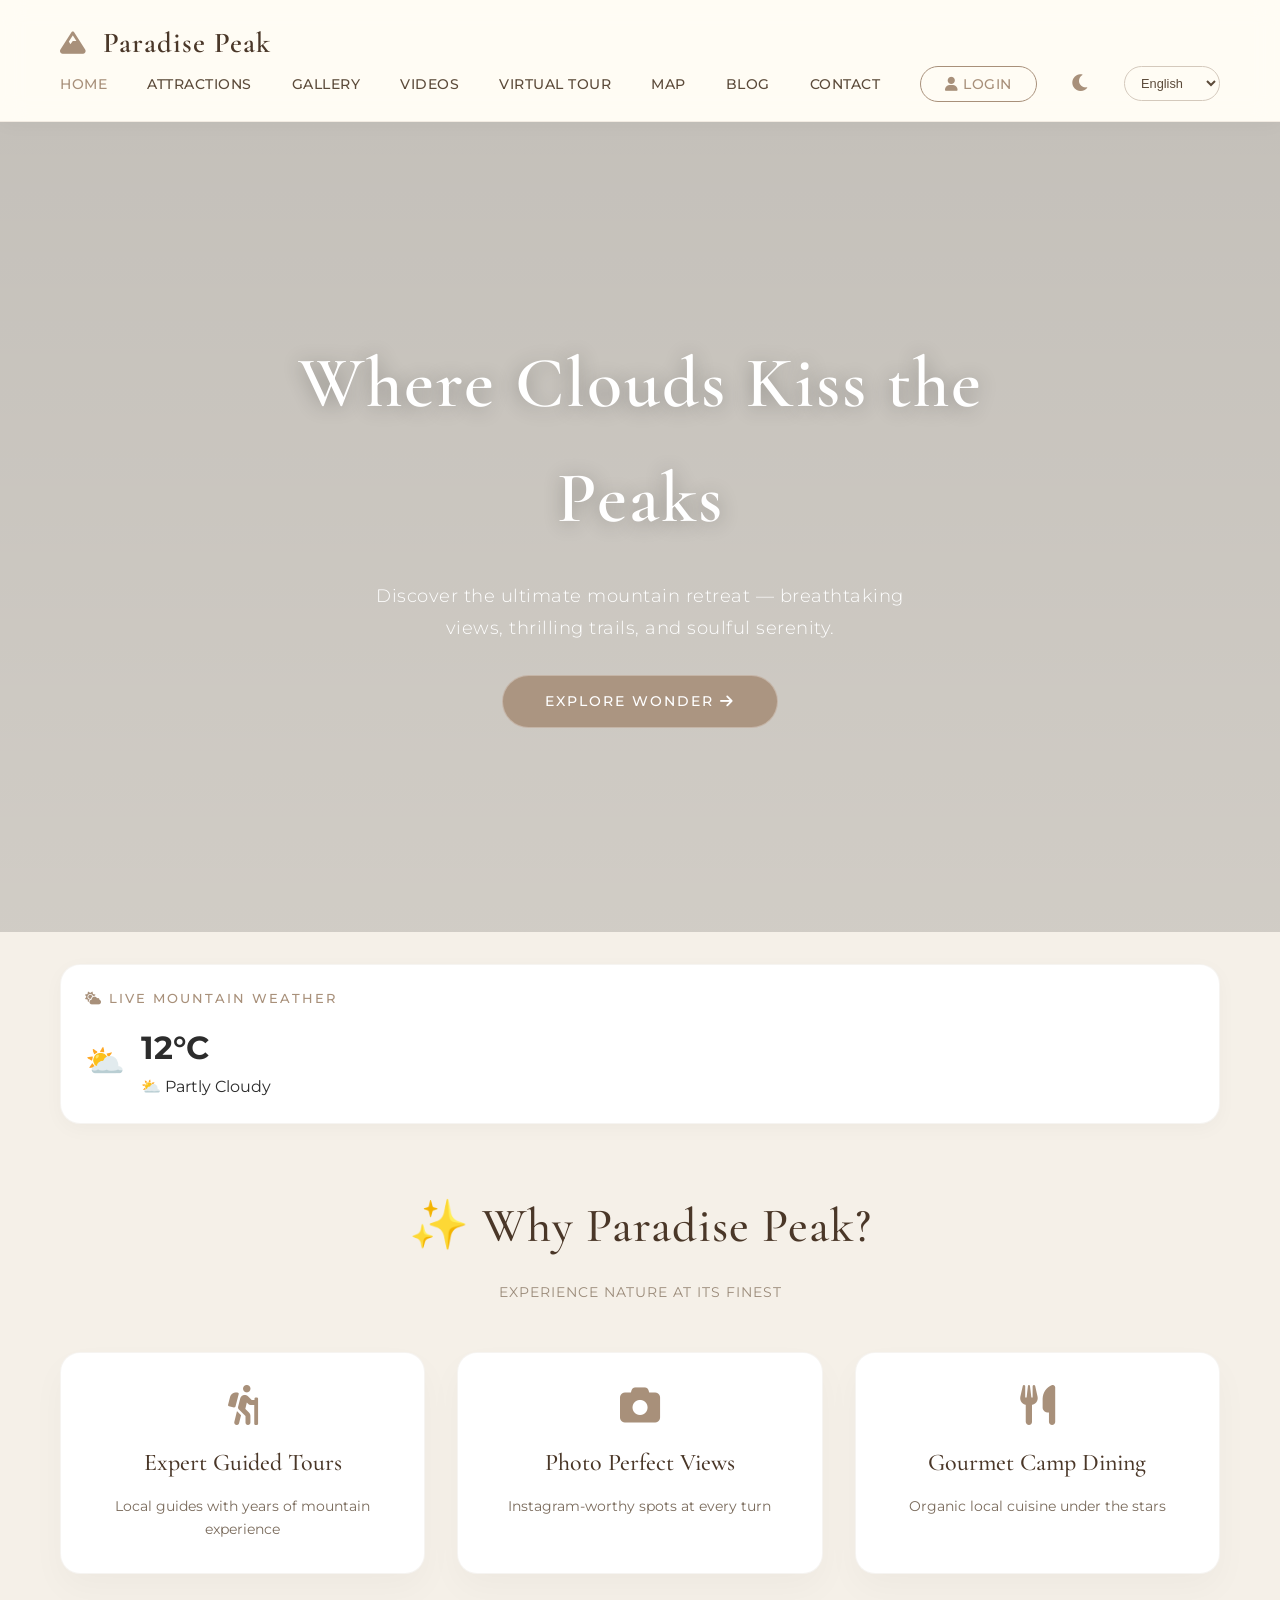
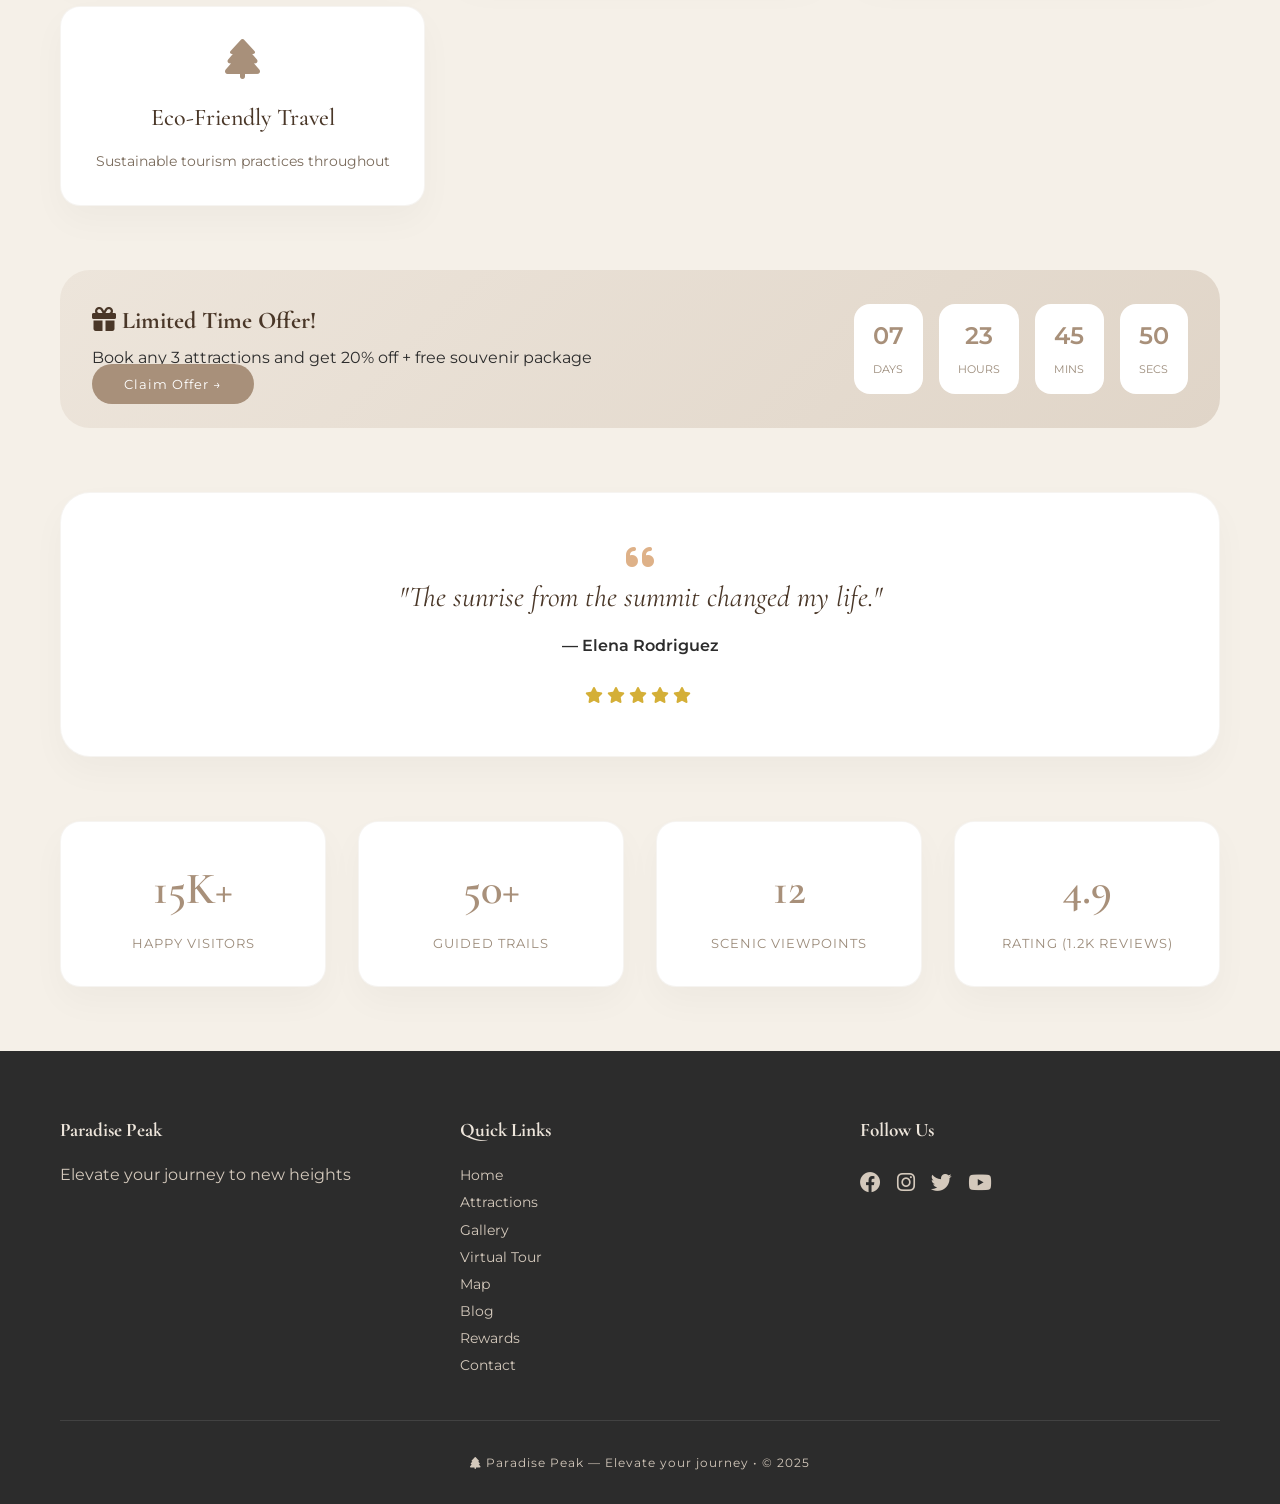
<file: index.html>
<!DOCTYPE html>
<html lang="en">
<head>
    <meta charset="UTF-8">
    <meta name="viewport" content="width=device-width, initial-scale=1.0">
    <title>Paradise Peak | Home</title>
    <link rel="stylesheet" href="style.css">
    <link href="https://fonts.googleapis.com/css2?family=Inter:opsz,wght@14..32,300;400;600;700;800&display=swap" rel="stylesheet">
    <link rel="stylesheet" href="https://cdnjs.cloudflare.com/ajax/libs/font-awesome/6.0.0-beta3/css/all.min.css">
</head>
<body>

<header>
    <div class="container">
        <nav>
            <div class="logo"><i class="fas fa-mountain"></i> Paradise Peak</div>
            <ul class="nav-links">
                <li><a href="index.html" class="active">Home</a></li>
                <li><a href="attractions.html">Attractions</a></li>
                <li><a href="gallery.html">Gallery</a></li>
                 <li><a href="video-gallery.html">Videos</a></li>
                <li><a href="virtual-tour.html">Virtual Tour</a></li>
                <li><a href="interactive-map.html">Map</a></li>
                <li><a href="blog.html">Blog</a></li>
                <li><a href="contact.html">Contact</a></li>
                <li><a href="login.html" class="login-btn"><i class="fas fa-user"></i> Login</a></li>
            </ul>
            <button id="darkModeToggle" class="dark-mode-toggle"><i class="fas fa-moon"></i></button>
            <select id="languageSelect" class="language-selector">
                <option value="en">English</option>
                <option value="es">Español</option>
                <option value="fr">Français</option>
            </select>
            <div class="menu-toggle" id="mobileMenu"><i class="fas fa-bars"></i></div>
        </nav>
    </div>
</header>

<main>
    <section class="hero">
        <div class="hero-content">
            <h1>Where Clouds Kiss the Peaks</h1>
            <p>Discover the ultimate mountain retreat — breathtaking views, thrilling trails, and soulful serenity.</p>
            <a href="attractions.html" class="cta-button">Explore Wonder <i class="fas fa-arrow-right"></i></a>
        </div>
    </section>

    <div class="container">
        <div class="weather-widget">
            <div class="weather-header"><i class="fas fa-cloud-sun"></i> Live Mountain Weather</div>
            <div class="weather-content" id="homeWeatherContent">Loading weather data...</div>
        </div>
    </div>

    <div class="container">
        <h2 class="section-title">✨ Why Paradise Peak?</h2>
        <div class="sub">Experience nature at its finest</div>
        <div class="features-grid" id="featuresGrid"></div>
    </div>

    <div class="container">
        <div class="promo-banner">
            <div class="promo-text">
                <h3><i class="fas fa-gift"></i> Limited Time Offer!</h3>
                <p>Book any 3 attractions and get 20% off + free souvenir package</p>
                <a href="rewards.html" class="promo-btn">Claim Offer →</a>
            </div>
            <div class="promo-countdown" id="countdownTimer">
                <div class="countdown-item"><span id="days">00</span><small>Days</small></div>
                <div class="countdown-item"><span id="hours">00</span><small>Hours</small></div>
                <div class="countdown-item"><span id="minutes">00</span><small>Mins</small></div>
                <div class="countdown-item"><span id="seconds">00</span><small>Secs</small></div>
            </div>
        </div>
    </div>

    <div class="container">
        <div class="testimonial">
            <i class="fas fa-quote-left" style="color:#c97e3a; font-size: 2rem; opacity: 0.6;"></i>
            <p class="quote" id="rotatingQuote">"The sunrise from the summit changed my life."</p>
            <p style="margin-top: 1rem; font-weight: 600;" id="quoteAuthor">— Elena Rodriguez</p>
            <div class="rating"><i class="fas fa-star"></i><i class="fas fa-star"></i><i class="fas fa-star"></i><i class="fas fa-star"></i><i class="fas fa-star"></i></div>
        </div>
    </div>

    <div class="container">
        <div class="stats-section" id="statsSection"></div>
    </div>
</main>

<footer>
    <div class="container">
        <div class="footer-content">
            <div class="footer-col"><h4>Paradise Peak</h4><p>Elevate your journey to new heights</p></div>
            <div class="footer-col"><h4>Quick Links</h4><ul><li><a href="index.html">Home</a></li><li><a href="attractions.html">Attractions</a></li><li><a href="gallery.html">Gallery</a></li><li><a href="virtual-tour.html">Virtual Tour</a></li><li><a href="interactive-map.html">Map</a></li><li><a href="blog.html">Blog</a></li><li><a href="rewards.html">Rewards</a></li><li><a href="contact.html">Contact</a></li></ul></div>
            <div class="footer-col"><h4>Follow Us</h4><div class="social-icons"><a href="#"><i class="fab fa-facebook"></i></a><a href="#"><i class="fab fa-instagram"></i></a><a href="#"><i class="fab fa-twitter"></i></a><a href="#"><i class="fab fa-youtube"></i></a></div></div>
        </div>
        <div class="footer-bottom"><p><i class="fas fa-tree"></i> Paradise Peak — Elevate your journey • © 2025</p></div>
    </div>
</footer>

<script src="script.js"></script>
</body>
</html>
</file>
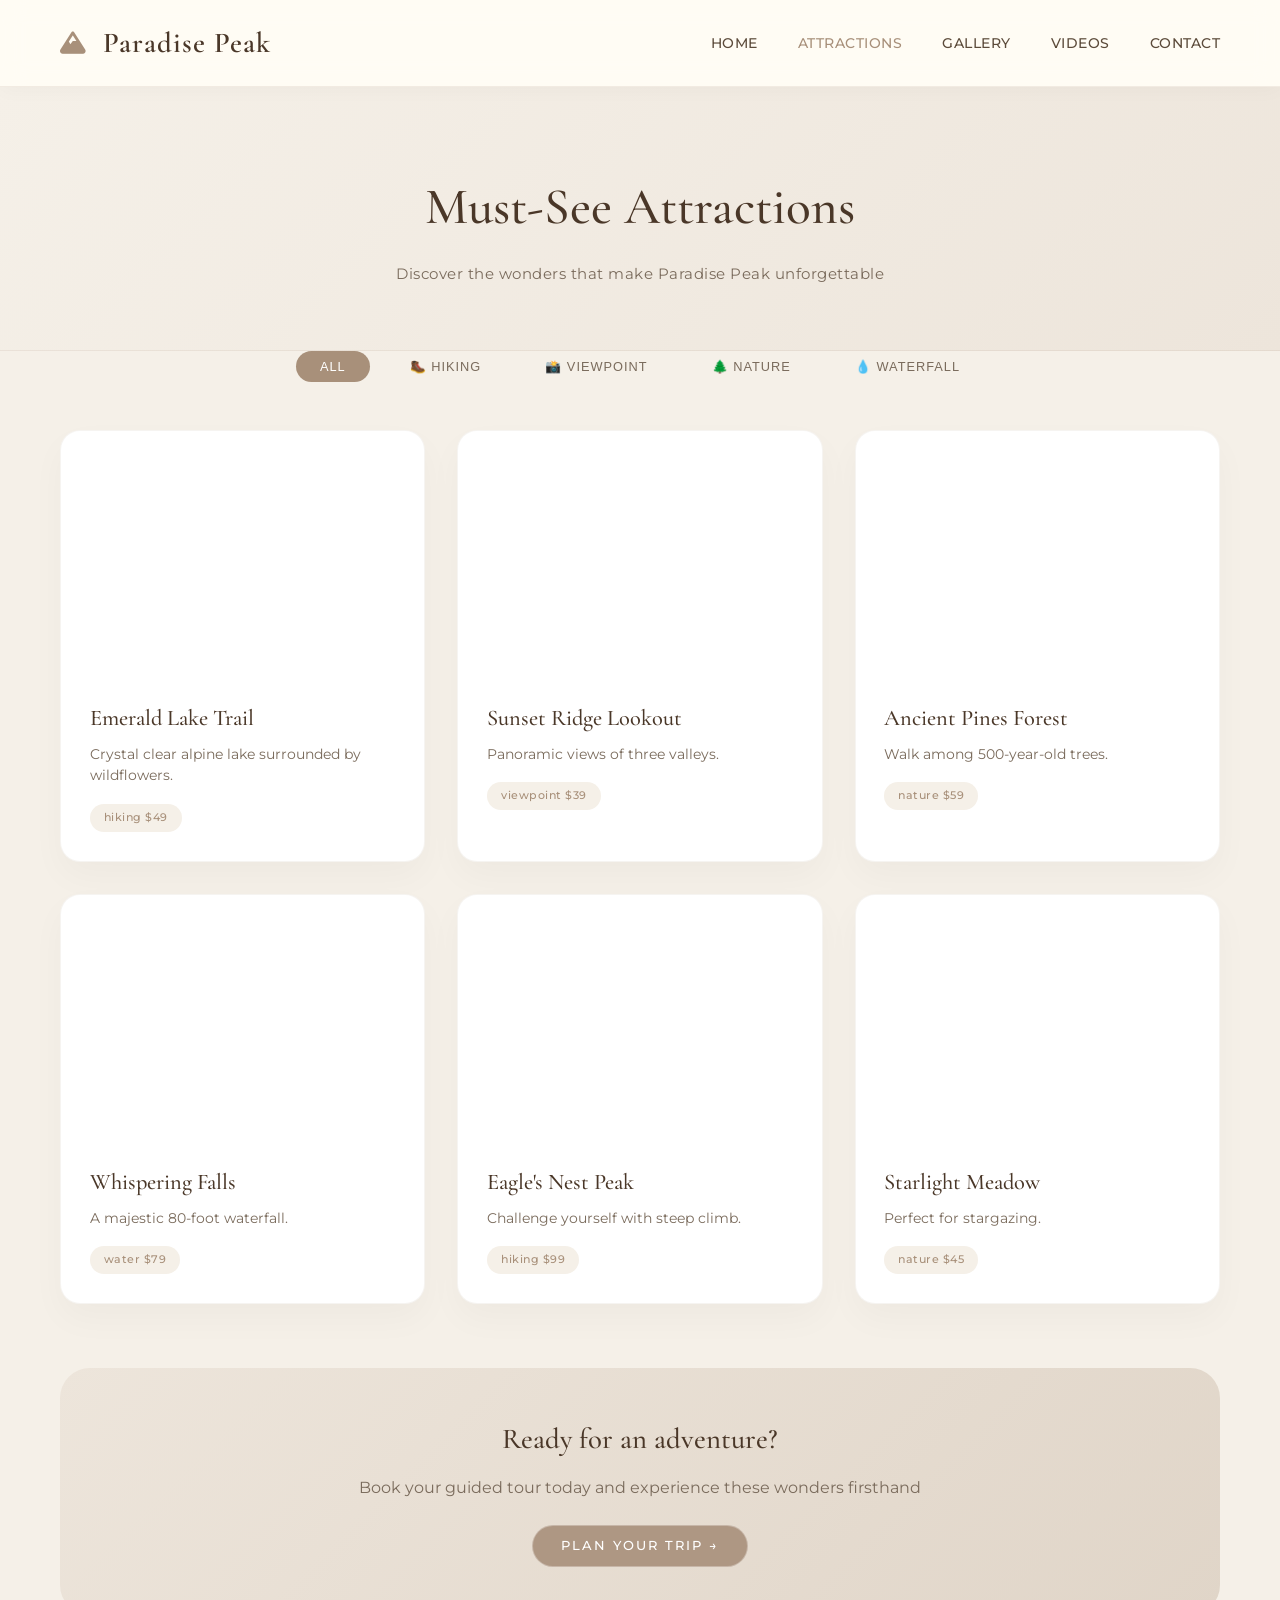
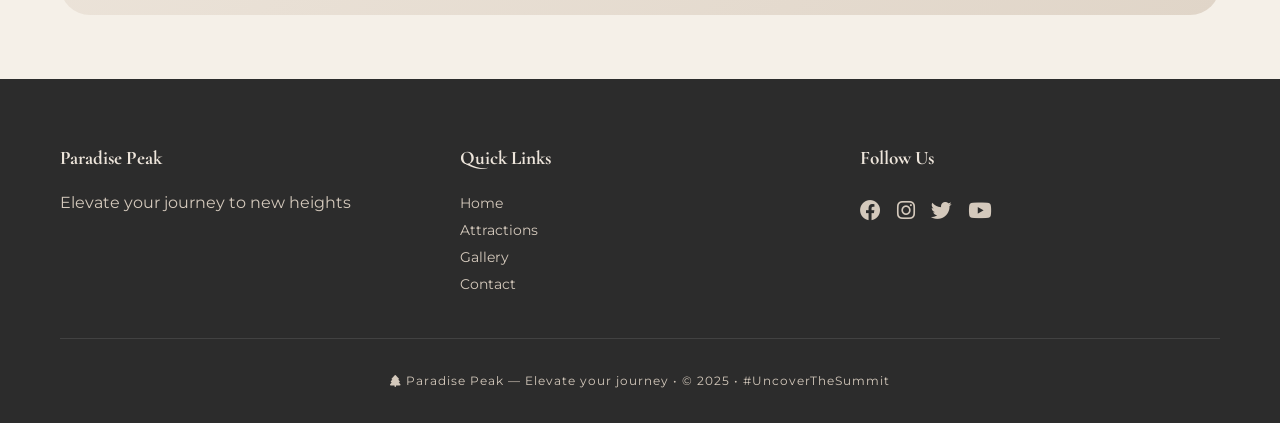
<file: attractions.html>
<!DOCTYPE html>
<html lang="en">
<head>
    <meta charset="UTF-8">
    <meta name="viewport" content="width=device-width, initial-scale=1.0">
    <title>Paradise Peak | Attractions</title>
    <link rel="stylesheet" href="style.css">
    <link href="https://fonts.googleapis.com/css2?family=Inter:opsz,wght@14..32,300;400;600;700;800&display=swap" rel="stylesheet">
    <link rel="stylesheet" href="https://cdnjs.cloudflare.com/ajax/libs/font-awesome/6.0.0-beta3/css/all.min.css">
</head>
<body>

<header>
    <div class="container">
        <nav>
            <div class="logo"><i class="fas fa-mountain"></i> Paradise Peak</div>
            <ul class="nav-links">
                <li><a href="index.html">Home</a></li>
                <li><a href="attractions.html" class="active">Attractions</a></li>
                <li><a href="gallery.html">Gallery</a></li>
                 <li><a href="video-gallery.html">Videos</a></li>
                <li><a href="contact.html">Contact</a></li>
            </ul>
            <div class="menu-toggle" id="mobileMenu">
                <i class="fas fa-bars"></i>
            </div>
        </nav>
    </div>
</header>

<main>
    <div class="page-header">
        <div class="container">
            <h1>Must-See Attractions</h1>
            <p>Discover the wonders that make Paradise Peak unforgettable</p>
        </div>
    </div>

    <div class="container">
        <div class="filter-bar">
            <button class="filter-btn active" data-filter="all">All</button>
            <button class="filter-btn" data-filter="hiking">🥾 Hiking</button>
            <button class="filter-btn" data-filter="viewpoint">📸 Viewpoint</button>
            <button class="filter-btn" data-filter="nature">🌲 Nature</button>
            <button class="filter-btn" data-filter="water">💧 Waterfall</button>
        </div>
        
        <div class="attractions-grid" id="allAttractionsGrid"></div>
    </div>

    <!-- Booking CTA -->
    <div class="container">
        <div class="booking-cta">
            <h3>Ready for an adventure?</h3>
            <p>Book your guided tour today and experience these wonders firsthand</p>
            <a href="contact.html" class="cta-button small">Plan Your Trip →</a>
        </div>
    </div>
</main>

<footer>
    <div class="container">
        <div class="footer-content">
            <div class="footer-col">
                <h4>Paradise Peak</h4>
                <p>Elevate your journey to new heights</p>
            </div>
            <div class="footer-col">
                <h4>Quick Links</h4>
                <ul>
                    <li><a href="index.html">Home</a></li>
                    <li><a href="attractions.html">Attractions</a></li>
                    <li><a href="gallery.html">Gallery</a></li>
                    <li><a href="contact.html">Contact</a></li>
                </ul>
            </div>
            <div class="footer-col">
                <h4>Follow Us</h4>
                <div class="social-icons">
                    <a href="#"><i class="fab fa-facebook"></i></a>
                    <a href="#"><i class="fab fa-instagram"></i></a>
                    <a href="#"><i class="fab fa-twitter"></i></a>
                    <a href="#"><i class="fab fa-youtube"></i></a>
                </div>
            </div>
        </div>
        <div class="footer-bottom">
            <p><i class="fas fa-tree"></i> Paradise Peak — Elevate your journey • © 2025 • #UncoverTheSummit</p>
        </div>
    </div>
</footer>

<script src="script.js"></script>
</body>
</html>
</file>
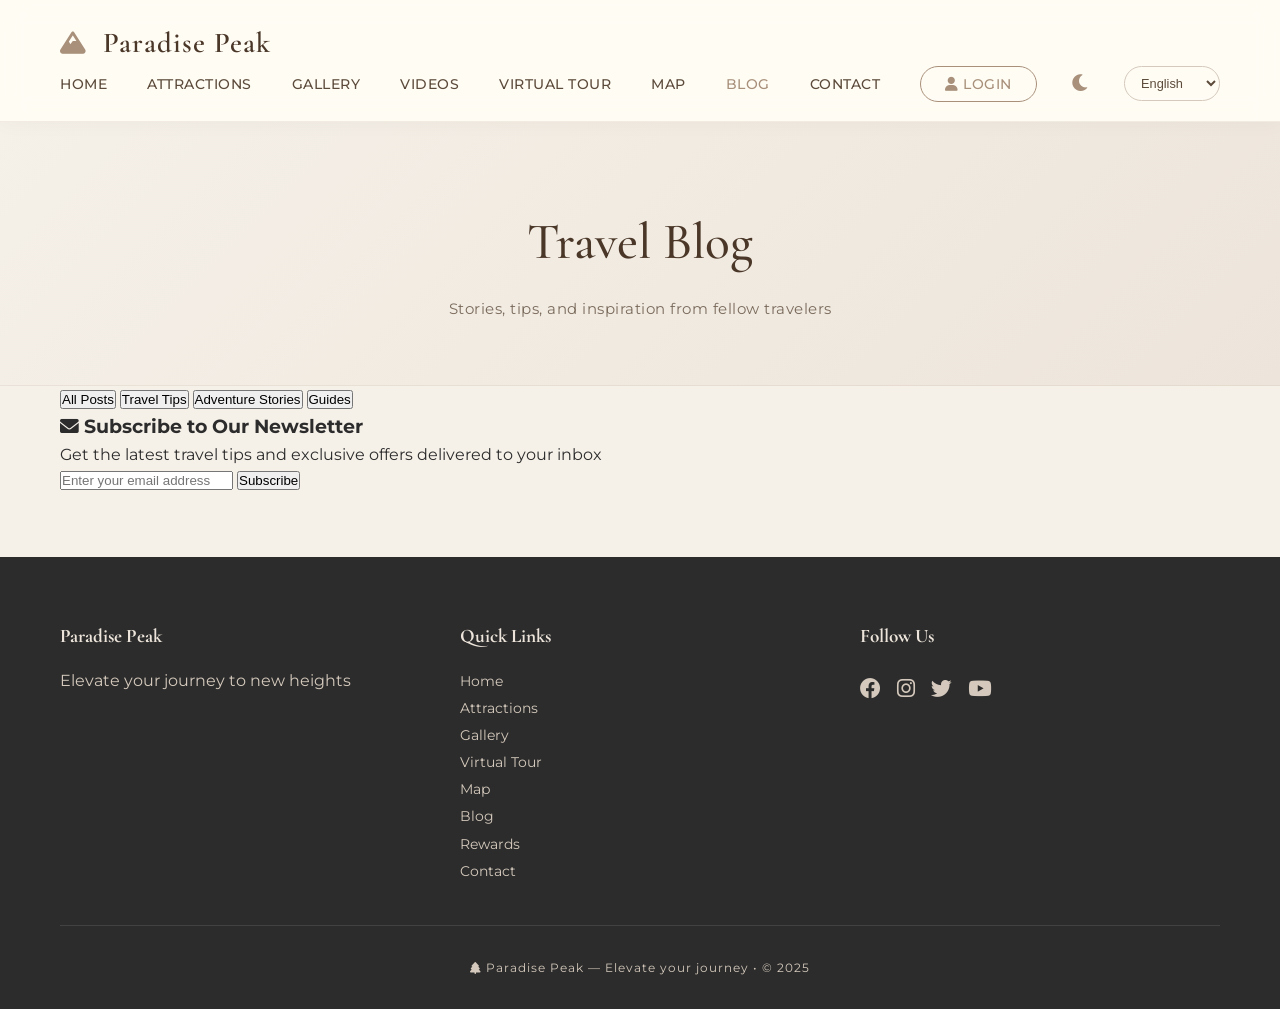
<file: blog.html>
<!DOCTYPE html>
<html lang="en">
<head>
    <meta charset="UTF-8">
    <meta name="viewport" content="width=device-width, initial-scale=1.0">
    <title>Paradise Peak | Travel Blog</title>
    <link rel="stylesheet" href="style.css">
    <link href="https://fonts.googleapis.com/css2?family=Inter:opsz,wght@14..32,300;400;600;700;800&display=swap" rel="stylesheet">
    <link rel="stylesheet" href="https://cdnjs.cloudflare.com/ajax/libs/font-awesome/6.0.0-beta3/css/all.min.css">
</head>
<body>

<header>
    <div class="container">
        <nav>
            <div class="logo"><i class="fas fa-mountain"></i> Paradise Peak</div>
            <ul class="nav-links">
                <li><a href="index.html">Home</a></li>
                <li><a href="attractions.html">Attractions</a></li>
                <li><a href="gallery.html">Gallery</a></li>
                 <li><a href="video-gallery.html">Videos</a></li>
                <li><a href="virtual-tour.html">Virtual Tour</a></li>
                <li><a href="interactive-map.html">Map</a></li>
                <li><a href="blog.html" class="active">Blog</a></li>
                <li><a href="contact.html">Contact</a></li>
                <li><a href="login.html" class="login-btn"><i class="fas fa-user"></i> Login</a></li>
            </ul>
            <button id="darkModeToggle" class="dark-mode-toggle"><i class="fas fa-moon"></i></button>
            <select id="languageSelect" class="language-selector">
                <option value="en">English</option>
                <option value="es">Español</option>
                <option value="fr">Français</option>
            </select>
            <div class="menu-toggle" id="mobileMenu"><i class="fas fa-bars"></i></div>
        </nav>
    </div>
</header>

<main>
    <div class="page-header">
        <div class="container">
            <h1>Travel Blog</h1>
            <p>Stories, tips, and inspiration from fellow travelers</p>
        </div>
    </div>

    <div class="container">
        <div class="blog-filter">
            <button class="blog-filter-btn active" data-filter="all">All Posts</button>
            <button class="blog-filter-btn" data-filter="tips">Travel Tips</button>
            <button class="blog-filter-btn" data-filter="stories">Adventure Stories</button>
            <button class="blog-filter-btn" data-filter="guides">Guides</button>
        </div>
        
        <div class="blog-grid" id="blogGrid"></div>
        
        <div class="newsletter-signup">
            <h3><i class="fas fa-envelope"></i> Subscribe to Our Newsletter</h3>
            <p>Get the latest travel tips and exclusive offers delivered to your inbox</p>
            <div class="newsletter-form">
                <input type="email" id="newsletterEmail" placeholder="Enter your email address">
                <button id="subscribeBtn">Subscribe</button>
            </div>
            <div id="newsletterMessage" class="newsletter-message"></div>
        </div>
    </div>
</main>

<footer>
    <div class="container">
        <div class="footer-content">
            <div class="footer-col"><h4>Paradise Peak</h4><p>Elevate your journey to new heights</p></div>
            <div class="footer-col"><h4>Quick Links</h4><ul><li><a href="index.html">Home</a></li><li><a href="attractions.html">Attractions</a></li><li><a href="gallery.html">Gallery</a></li><li><a href="virtual-tour.html">Virtual Tour</a></li><li><a href="interactive-map.html">Map</a></li><li><a href="blog.html">Blog</a></li><li><a href="rewards.html">Rewards</a></li><li><a href="contact.html">Contact</a></li></ul></div>
            <div class="footer-col"><h4>Follow Us</h4><div class="social-icons"><a href="#"><i class="fab fa-facebook"></i></a><a href="#"><i class="fab fa-instagram"></i></a><a href="#"><i class="fab fa-twitter"></i></a><a href="#"><i class="fab fa-youtube"></i></a></div></div>
        </div>
        <div class="footer-bottom"><p><i class="fas fa-tree"></i> Paradise Peak — Elevate your journey • © 2025</p></div>
    </div>
</footer>

<script src="script.js"></script>
</body>
</html>
</file>
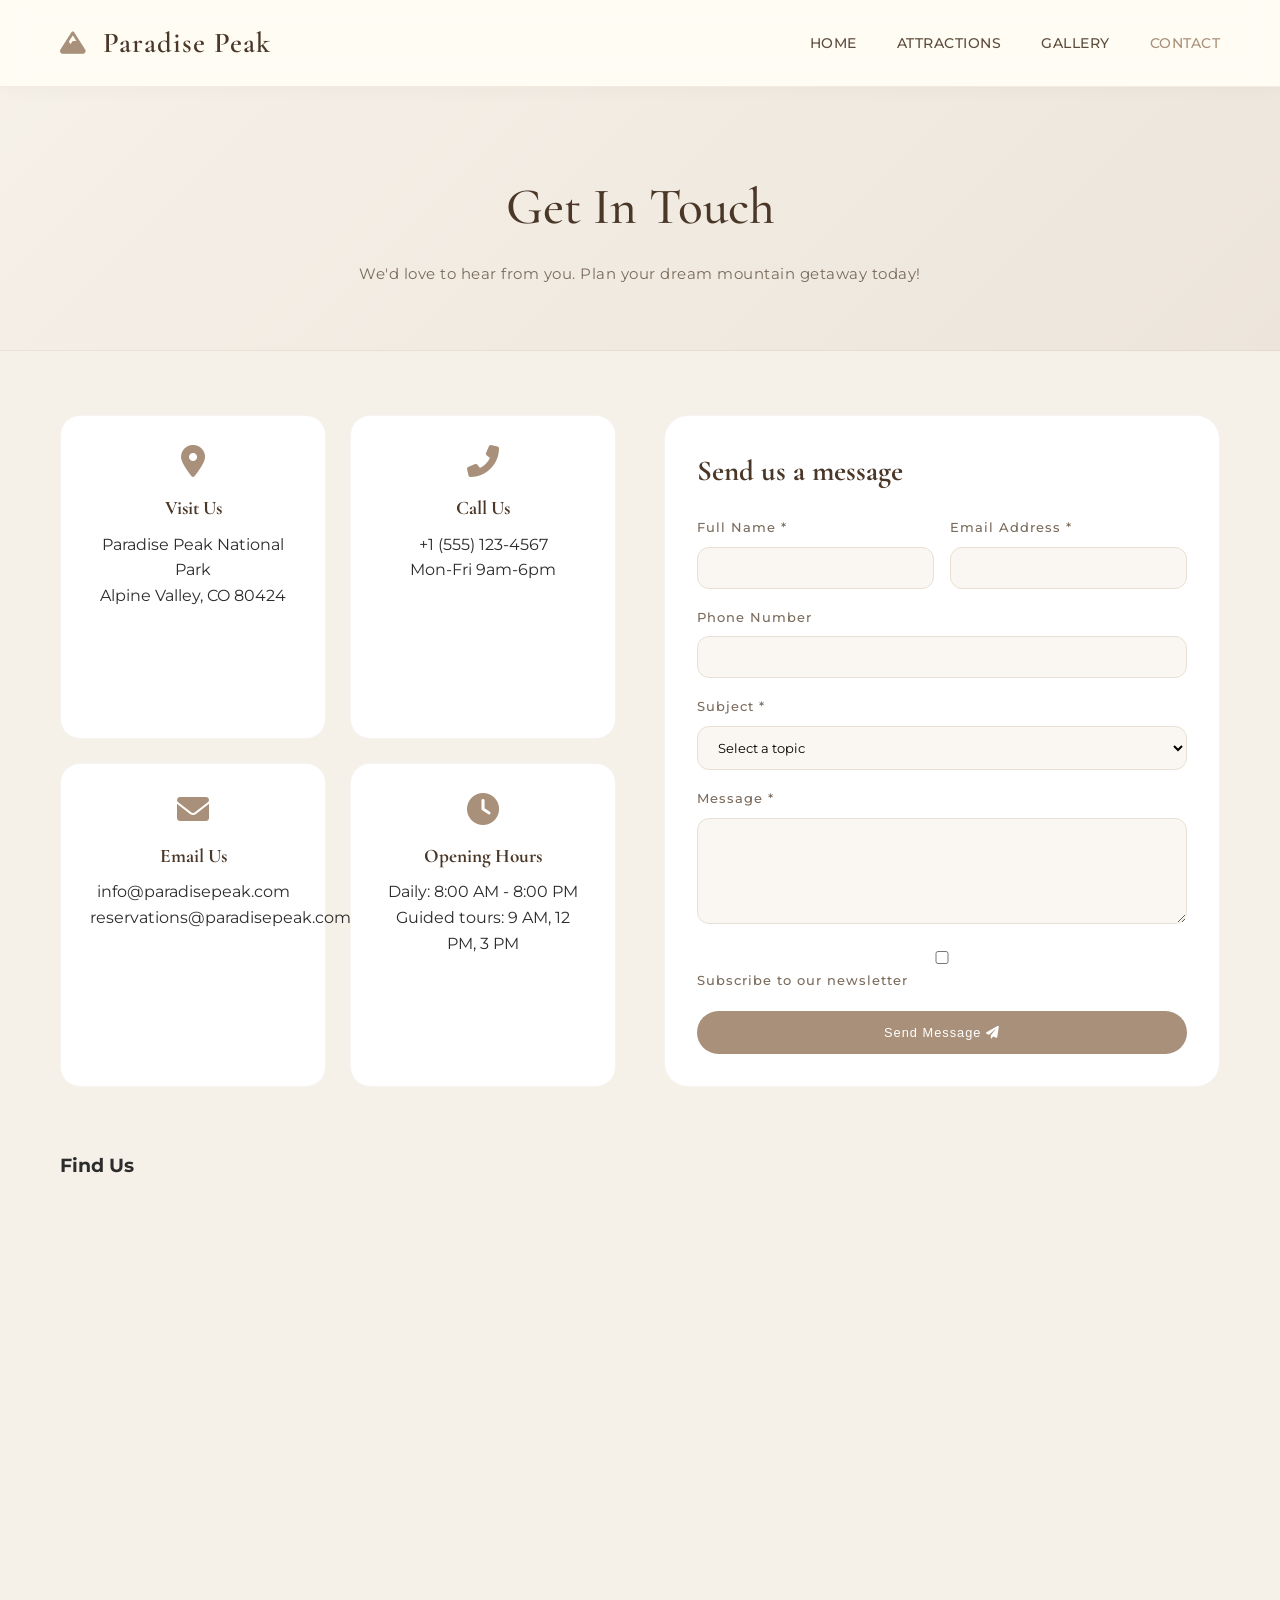
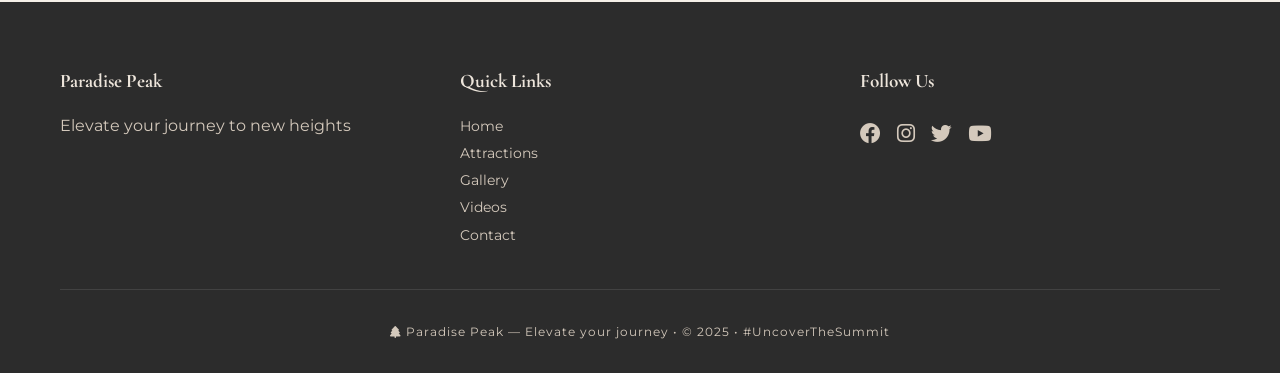
<file: contact.html>
<!DOCTYPE html>
<html lang="en">
<head>
    <meta charset="UTF-8">
    <meta name="viewport" content="width=device-width, initial-scale=1.0">
    <title>Paradise Peak | Contact</title>
    <link rel="stylesheet" href="style.css">
    <link href="https://fonts.googleapis.com/css2?family=Inter:opsz,wght@14..32,300;400;600;700;800&display=swap" rel="stylesheet">
    <link rel="stylesheet" href="https://cdnjs.cloudflare.com/ajax/libs/font-awesome/6.0.0-beta3/css/all.min.css">
</head>
<body>

<header>
    <div class="container">
        <nav>
            <div class="logo"><i class="fas fa-mountain"></i> Paradise Peak</div>
            <ul class="nav-links">
                <li><a href="index.html">Home</a></li>
                <li><a href="attractions.html">Attractions</a></li>
                <li><a href="gallery.html">Gallery</a></li>
                <li><a href="contact.html" class="active">Contact</a></li>
            </ul>
            <div class="menu-toggle" id="mobileMenu">
                <i class="fas fa-bars"></i>
            </div>
        </nav>
    </div>
</header>

<main>
    <div class="page-header">
        <div class="container">
            <h1>Get In Touch</h1>
            <p>We'd love to hear from you. Plan your dream mountain getaway today!</p>
        </div>
    </div>

    <div class="container">
        <div class="contact-wrapper">
            <div class="contact-info">
                <div class="info-card">
                    <i class="fas fa-map-marker-alt"></i>
                    <h3>Visit Us</h3>
                    <p>Paradise Peak National Park<br>Alpine Valley, CO 80424</p>
                </div>
                <div class="info-card">
                    <i class="fas fa-phone-alt"></i>
                    <h3>Call Us</h3>
                    <p>+1 (555) 123-4567<br>Mon-Fri 9am-6pm</p>
                </div>
                <div class="info-card">
                    <i class="fas fa-envelope"></i>
                    <h3>Email Us</h3>
                    <p>info@paradisepeak.com<br>reservations@paradisepeak.com</p>
                </div>
                <div class="info-card">
                    <i class="fas fa-clock"></i>
                    <h3>Opening Hours</h3>
                    <p>Daily: 8:00 AM - 8:00 PM<br>Guided tours: 9 AM, 12 PM, 3 PM</p>
                </div>
            </div>

            <div class="contact-form-container">
                <form id="contactForm" class="contact-form">
                    <h2>Send us a message</h2>
                    <div class="form-row">
                        <div class="form-group">
                            <label for="fullName">Full Name *</label>
                            <input type="text" id="fullName" name="fullName" required>
                        </div>
                        <div class="form-group">
                            <label for="email">Email Address *</label>
                            <input type="email" id="email" name="email" required>
                        </div>
                    </div>
                    <div class="form-group">
                        <label for="phone">Phone Number</label>
                        <input type="tel" id="phone" name="phone">
                    </div>
                    <div class="form-group">
                        <label for="subject">Subject *</label>
                        <select id="subject" name="subject" required>
                            <option value="">Select a topic</option>
                            <option value="booking">Booking Inquiry</option>
                            <option value="info">General Information</option>
                            <option value="feedback">Feedback</option>
                            <option value="group">Group Tours</option>
                        </select>
                    </div>
                    <div class="form-group">
                        <label for="message">Message *</label>
                        <textarea id="message" name="message" rows="5" required></textarea>
                    </div>
                    <div class="form-group">
                        <label class="checkbox-label">
                            <input type="checkbox" id="newsletter"> Subscribe to our newsletter
                        </label>
                    </div>
                    <button type="submit" class="submit-btn">Send Message <i class="fas fa-paper-plane"></i></button>
                    <div id="contactFormMessage" class="form-message"></div>
                </form>
            </div>
        </div>
    </div>

    <!-- Map Section -->
    <div class="container">
        <div class="map-container">
            <h3>Find Us</h3>
            <div class="map-placeholder">
                <iframe src="https://www.google.com/maps/embed?pb=!1m18!1m12!1m3!1d3024.2219901290355!2d-74.00369368400567!3d40.71312937933085!2m3!1f0!2f0!3f0!3m2!1i1024!2i768!4f13.1!3m3!1m2!1s0x89c25a316bbba4c9%3A0xc89ffc8b9c4e4d!2sCentral%20Park!5e0!3m2!1sen!2sus!4v1644262071857!5m2!1sen!2sus" width="100%" height="350" style="border:0; border-radius: 24px;" allowfullscreen="" loading="lazy"></iframe>
            </div>
        </div>
    </div>
</main>

<footer>
    <div class="container">
        <div class="footer-content">
            <div class="footer-col">
                <h4>Paradise Peak</h4>
                <p>Elevate your journey to new heights</p>
            </div>
            <div class="footer-col">
                <h4>Quick Links</h4>
                <ul>
                    <li><a href="index.html">Home</a></li>
                    <li><a href="attractions.html">Attractions</a></li>
                    <li><a href="gallery.html">Gallery</a></li>
                     <li><a href="video-gallery.html">Videos</a></li>
                    <li><a href="contact.html">Contact</a></li>
                </ul>
            </div>
            <div class="footer-col">
                <h4>Follow Us</h4>
                <div class="social-icons">
                    <a href="#"><i class="fab fa-facebook"></i></a>
                    <a href="#"><i class="fab fa-instagram"></i></a>
                    <a href="#"><i class="fab fa-twitter"></i></a>
                    <a href="#"><i class="fab fa-youtube"></i></a>
                </div>
            </div>
        </div>
        <div class="footer-bottom">
            <p><i class="fas fa-tree"></i> Paradise Peak — Elevate your journey • © 2025 • #UncoverTheSummit</p>
        </div>
    </div>
</footer>

<script src="script.js"></script>
</body>
</html>
</file>
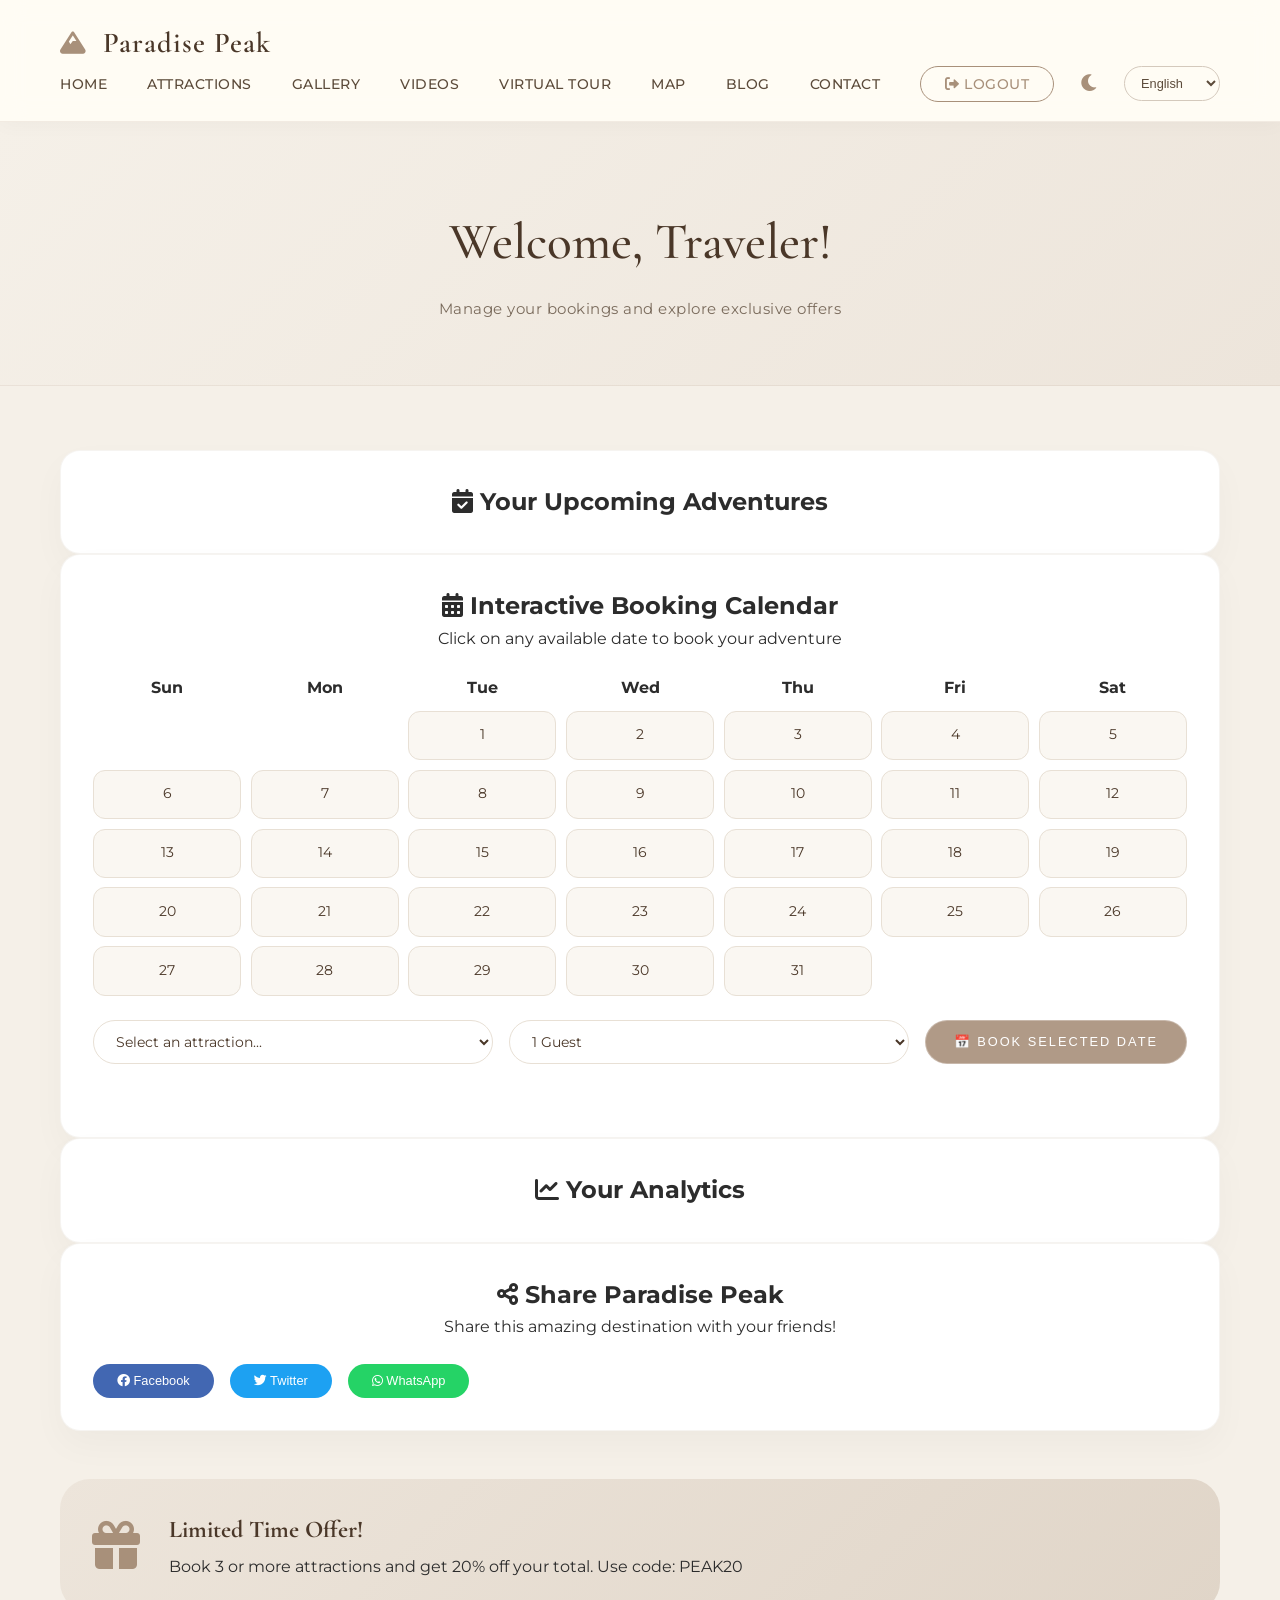
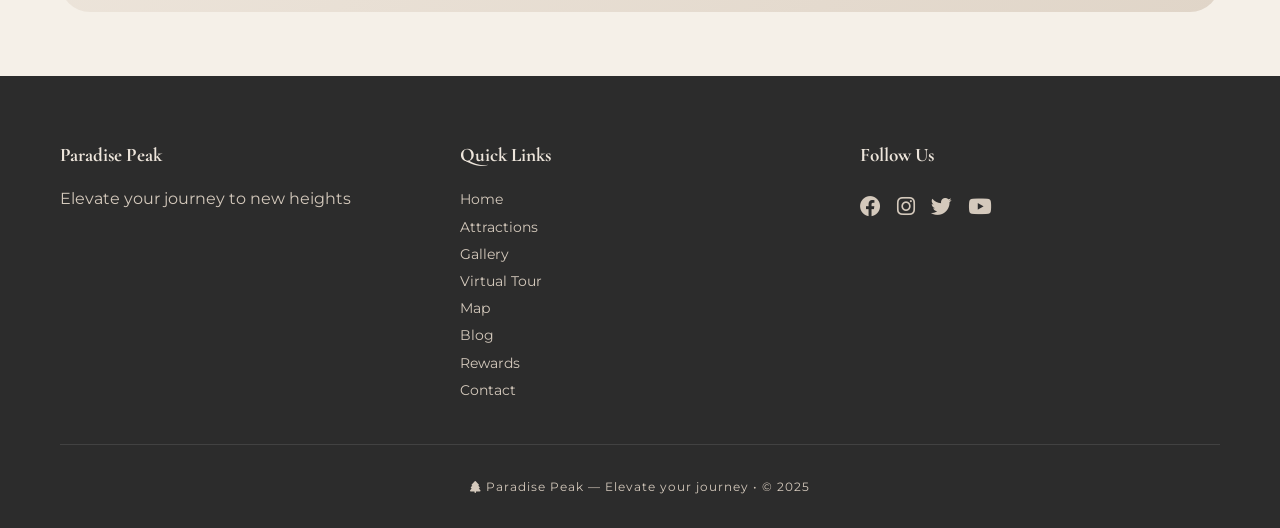
<file: dashboard.html>
<!DOCTYPE html>
<html lang="en">
<head>
    <meta charset="UTF-8">
    <meta name="viewport" content="width=device-width, initial-scale=1.0">
    <title>Paradise Peak | My Dashboard</title>
    <link rel="stylesheet" href="style.css">
    <link href="https://fonts.googleapis.com/css2?family=Inter:opsz,wght@14..32,300;400;600;700;800&display=swap" rel="stylesheet">
    <link rel="stylesheet" href="https://cdnjs.cloudflare.com/ajax/libs/font-awesome/6.0.0-beta3/css/all.min.css">
</head>
<body>

<header>
    <div class="container">
        <nav>
            <div class="logo"><i class="fas fa-mountain"></i> Paradise Peak</div>
            <ul class="nav-links">
                <li><a href="index.html">Home</a></li>
                <li><a href="attractions.html">Attractions</a></li>
                <li><a href="gallery.html">Gallery</a></li>
                 <li><a href="video-gallery.html">Videos</a></li>
                <li><a href="virtual-tour.html">Virtual Tour</a></li>
                <li><a href="interactive-map.html">Map</a></li>
                <li><a href="blog.html">Blog</a></li>
                <li><a href="contact.html">Contact</a></li>
                <li><a href="#" id="logoutBtn" class="logout-btn"><i class="fas fa-sign-out-alt"></i> Logout</a></li>
            </ul>
            <button id="darkModeToggle" class="dark-mode-toggle"><i class="fas fa-moon"></i></button>
            <select id="languageSelect" class="language-selector">
                <option value="en">English</option>
                <option value="es">Español</option>
                <option value="fr">Français</option>
            </select>
            <div class="menu-toggle" id="mobileMenu"><i class="fas fa-bars"></i></div>
        </nav>
    </div>
</header>

<main>
    <div class="page-header">
        <div class="container">
            <h1>Welcome, <span id="userNameDisplay">Traveler</span>!</h1>
            <p>Manage your bookings and explore exclusive offers</p>
        </div>
    </div>

    <div class="container">
        <!-- Dashboard Stats -->
        <div class="dashboard-stats" id="dashboardStats"></div>

        <!-- Upcoming Bookings -->
        <div class="dashboard-section">
            <h2><i class="fas fa-calendar-check"></i> Your Upcoming Adventures</h2>
            <div class="bookings-list" id="upcomingBookings"></div>
        </div>

        <!-- Interactive Calendar Section -->
        <div class="dashboard-section">
            <h2><i class="fas fa-calendar-alt"></i> Interactive Booking Calendar</h2>
            <p>Click on any available date to book your adventure</p>
            <div id="bookingCalendar"></div>
            <div id="selectedDateDisplay" style="margin: 1rem 0; color: #c85b1a; font-weight: bold;"></div>
            <div class="quick-booking">
                <select id="quickBookingSelect">
                    <option value="">Select an attraction...</option>
                    <option value="Emerald Lake Trail">🥾 Emerald Lake Trail - $49</option>
                    <option value="Sunset Ridge Lookout">📸 Sunset Ridge Lookout - $39</option>
                    <option value="Ancient Pines Forest">🌲 Ancient Pines Forest - $59</option>
                    <option value="Whispering Falls">💧 Whispering Falls - $79</option>
                    <option value="Eagle's Nest Peak">🏔️ Eagle's Nest Peak - $99</option>
                    <option value="Starlight Meadow">⭐ Starlight Meadow - $45</option>
                </select>
                <select id="bookingGuests">
                    <option value="1">1 Guest</option>
                    <option value="2">2 Guests</option>
                    <option value="3">3 Guests</option>
                    <option value="4">4 Guests</option>
                </select>
                <button class="cta-button small" onclick="advancedBooking()">📅 Book Selected Date</button>
            </div>
            <div id="quickBookMessage" class="booking-message"></div>
        </div>

        <!-- Analytics Dashboard -->
        <div class="dashboard-section">
            <h2><i class="fas fa-chart-line"></i> Your Analytics</h2>
            <div class="analytics-grid" id="analyticsDashboard"></div>
        </div>

        <!-- Social Sharing -->
        <div class="dashboard-section">
            <h2><i class="fas fa-share-alt"></i> Share Paradise Peak</h2>
            <p>Share this amazing destination with your friends!</p>
            <div class="share-buttons">
                <button class="share-btn share-facebook" onclick="shareOnFacebook()"><i class="fab fa-facebook"></i> Facebook</button>
                <button class="share-btn share-twitter" onclick="shareOnTwitter()"><i class="fab fa-twitter"></i> Twitter</button>
                <button class="share-btn share-whatsapp" onclick="shareOnWhatsApp()"><i class="fab fa-whatsapp"></i> WhatsApp</button>
            </div>
        </div>

        <!-- Special Offers Banner -->
        <div class="offers-banner">
            <i class="fas fa-gift"></i>
            <div class="offers-text">
                <h3>Limited Time Offer!</h3>
                <p>Book 3 or more attractions and get 20% off your total. Use code: PEAK20</p>
            </div>
        </div>
    </div>
</main>

<footer>
    <div class="container">
        <div class="footer-content">
            <div class="footer-col"><h4>Paradise Peak</h4><p>Elevate your journey to new heights</p></div>
            <div class="footer-col"><h4>Quick Links</h4><ul><li><a href="index.html">Home</a></li><li><a href="attractions.html">Attractions</a></li><li><a href="gallery.html">Gallery</a></li><li><a href="virtual-tour.html">Virtual Tour</a></li><li><a href="interactive-map.html">Map</a></li><li><a href="blog.html">Blog</a></li><li><a href="rewards.html">Rewards</a></li><li><a href="contact.html">Contact</a></li></ul></div>
            <div class="footer-col"><h4>Follow Us</h4><div class="social-icons"><a href="#"><i class="fab fa-facebook"></i></a><a href="#"><i class="fab fa-instagram"></i></a><a href="#"><i class="fab fa-twitter"></i></a><a href="#"><i class="fab fa-youtube"></i></a></div></div>
        </div>
        <div class="footer-bottom"><p><i class="fas fa-tree"></i> Paradise Peak — Elevate your journey • © 2025</p></div>
    </div>
</footer>

<script src="script.js"></script>
</body>
</html>
</file>
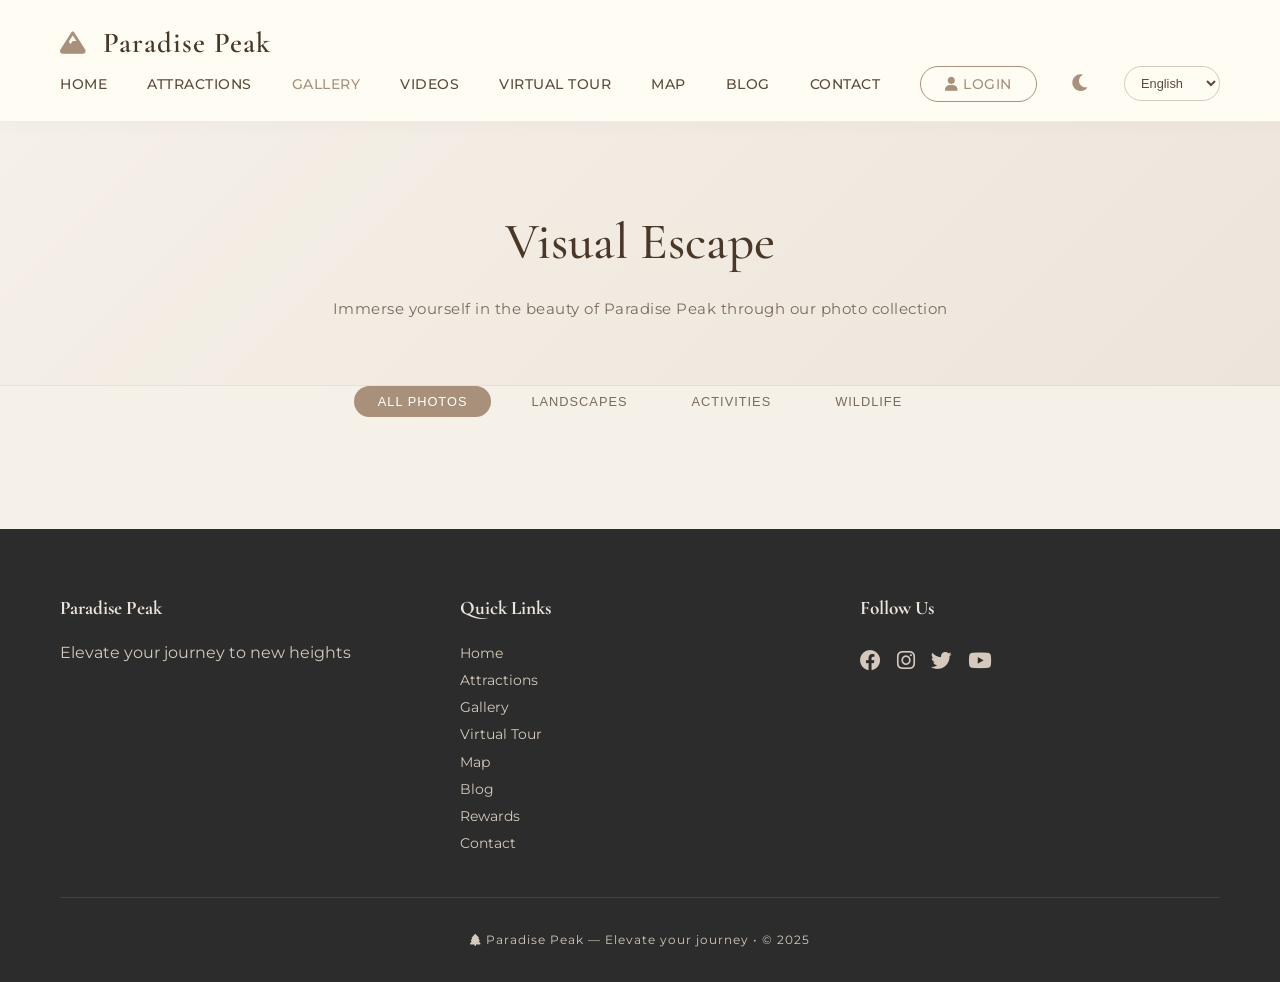
<file: gallery.html>
<!DOCTYPE html>
<html lang="en">
<head>
    <meta charset="UTF-8">
    <meta name="viewport" content="width=device-width, initial-scale=1.0">
    <title>Paradise Peak | Gallery</title>
    <link rel="stylesheet" href="style.css">
    <link href="https://fonts.googleapis.com/css2?family=Inter:opsz,wght@14..32,300;400;600;700;800&display=swap" rel="stylesheet">
    <link rel="stylesheet" href="https://cdnjs.cloudflare.com/ajax/libs/font-awesome/6.0.0-beta3/css/all.min.css">
</head>
<body>

<header>
    <div class="container">
        <nav>
            <div class="logo"><i class="fas fa-mountain"></i> Paradise Peak</div>
            <ul class="nav-links">
                <li><a href="index.html">Home</a></li>
                <li><a href="attractions.html">Attractions</a></li>
                <li><a href="gallery.html" class="active">Gallery</a></li>
                 <li><a href="video-gallery.html">Videos</a></li>
                <li><a href="virtual-tour.html">Virtual Tour</a></li>
                <li><a href="interactive-map.html">Map</a></li>
                <li><a href="blog.html">Blog</a></li>
                <li><a href="contact.html">Contact</a></li>
                <li><a href="login.html" class="login-btn"><i class="fas fa-user"></i> Login</a></li>
            </ul>
            <button id="darkModeToggle" class="dark-mode-toggle"><i class="fas fa-moon"></i></button>
            <select id="languageSelect" class="language-selector">
                <option value="en">English</option>
                <option value="es">Español</option>
                <option value="fr">Français</option>
            </select>
            <div class="menu-toggle" id="mobileMenu"><i class="fas fa-bars"></i></div>
        </nav>
    </div>
</header>

<main>
    <div class="page-header">
        <div class="container">
            <h1>Visual Escape</h1>
            <p>Immerse yourself in the beauty of Paradise Peak through our photo collection</p>
        </div>
    </div>

    <div class="container">
        <div class="gallery-filter">
            <button class="gallery-filter-btn active" data-filter="all">All Photos</button>
            <button class="gallery-filter-btn" data-filter="landscape">Landscapes</button>
            <button class="gallery-filter-btn" data-filter="activity">Activities</button>
            <button class="gallery-filter-btn" data-filter="wildlife">Wildlife</button>
        </div>
        <div class="gallery-grid" id="galleryGrid"></div>
    </div>

    <!-- Lightbox Modal -->
    <div id="lightboxModal" class="lightbox">
        <span class="close-lightbox">&times;</span>
        <img class="lightbox-content" id="lightboxImg">
        <div class="lightbox-caption" id="lightboxCaption"></div>
        <div class="lightbox-nav">
            <button class="lightbox-prev" onclick="prevImage()"><i class="fas fa-chevron-left"></i></button>
            <button class="lightbox-next" onclick="nextImage()"><i class="fas fa-chevron-right"></i></button>
        </div>
    </div>
</main>

<footer>
    <div class="container">
        <div class="footer-content">
            <div class="footer-col"><h4>Paradise Peak</h4><p>Elevate your journey to new heights</p></div>
            <div class="footer-col"><h4>Quick Links</h4><ul><li><a href="index.html">Home</a></li><li><a href="attractions.html">Attractions</a></li><li><a href="gallery.html">Gallery</a></li><li><a href="virtual-tour.html">Virtual Tour</a></li><li><a href="interactive-map.html">Map</a></li><li><a href="blog.html">Blog</a></li><li><a href="rewards.html">Rewards</a></li><li><a href="contact.html">Contact</a></li></ul></div>
            <div class="footer-col"><h4>Follow Us</h4><div class="social-icons"><a href="#"><i class="fab fa-facebook"></i></a><a href="#"><i class="fab fa-instagram"></i></a><a href="#"><i class="fab fa-twitter"></i></a><a href="#"><i class="fab fa-youtube"></i></a></div></div>
        </div>
        <div class="footer-bottom"><p><i class="fas fa-tree"></i> Paradise Peak — Elevate your journey • © 2025</p></div>
    </div>
</footer>

<script src="script.js"></script>
</body>
</html>
</file>
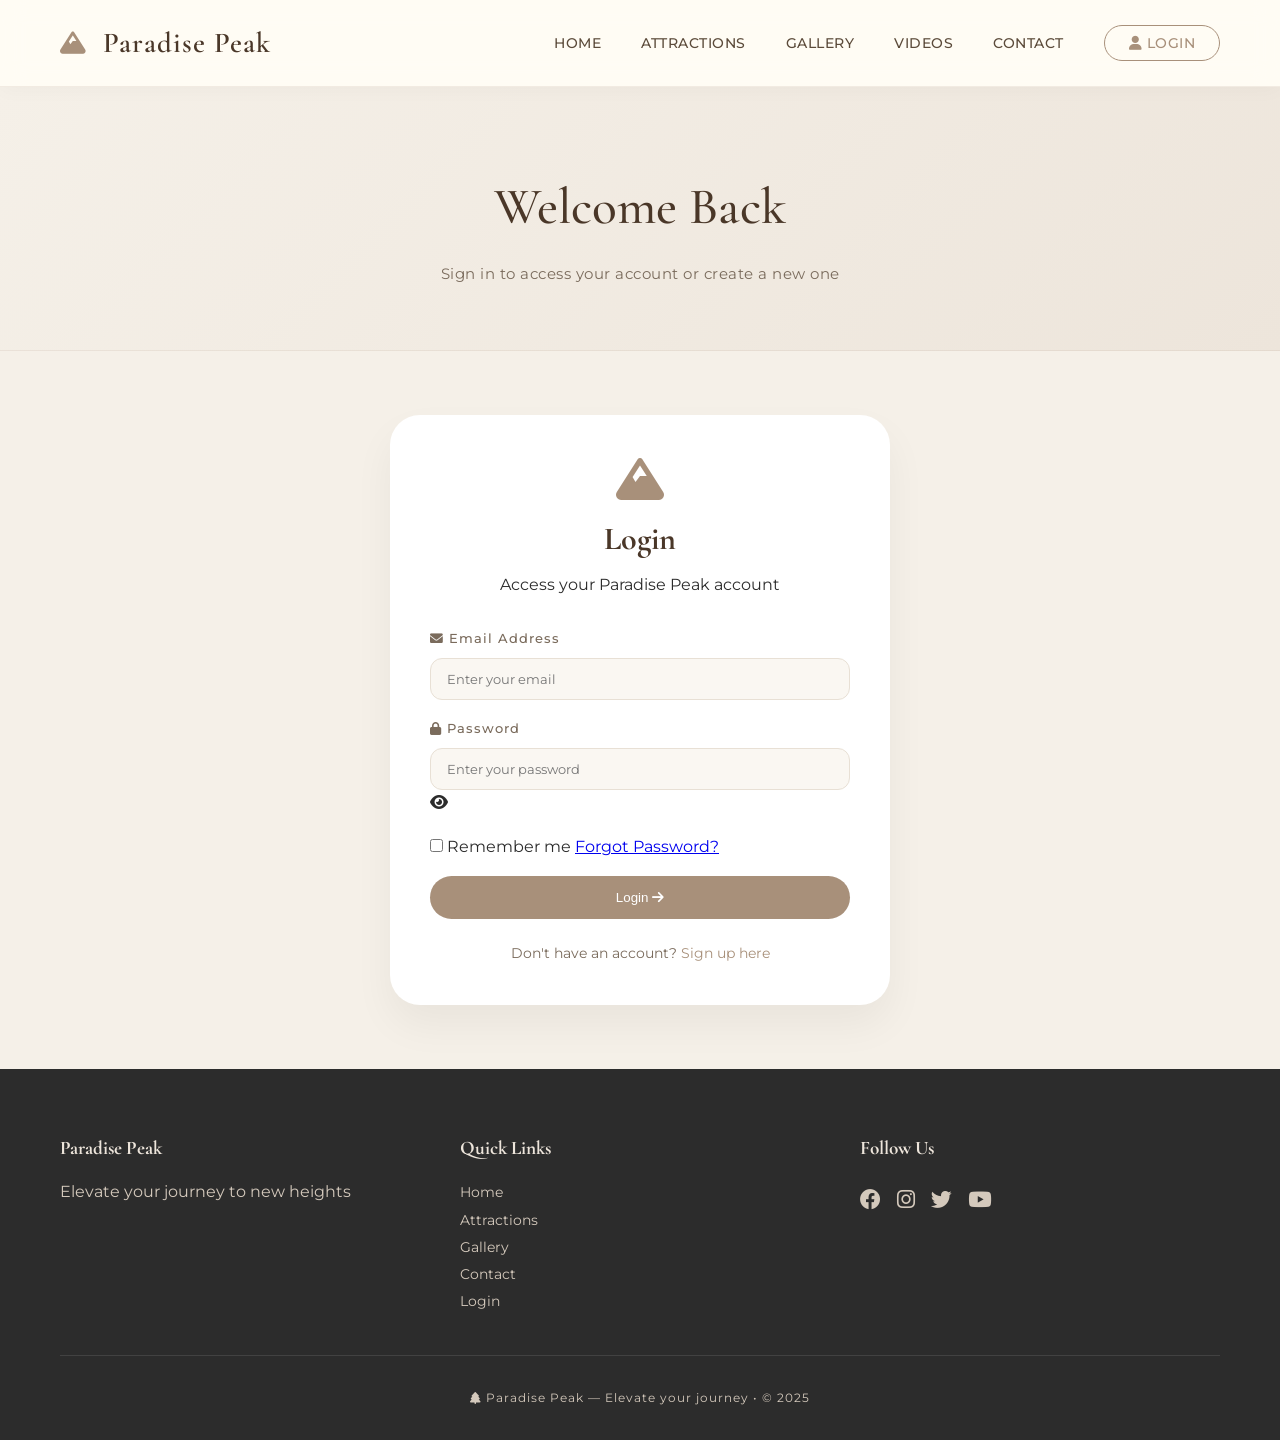
<file: login.html>
<!DOCTYPE html>
<html lang="en">
<head>
    <meta charset="UTF-8">
    <meta name="viewport" content="width=device-width, initial-scale=1.0">
    <title>Paradise Peak | Login</title>
    <link rel="stylesheet" href="style.css">
    <link href="https://fonts.googleapis.com/css2?family=Inter:opsz,wght@14..32,300;400;600;700;800&display=swap" rel="stylesheet">
    <link rel="stylesheet" href="https://cdnjs.cloudflare.com/ajax/libs/font-awesome/6.0.0-beta3/css/all.min.css">
</head>
<body>

<header>
    <div class="container">
        <nav>
            <div class="logo"><i class="fas fa-mountain"></i> Paradise Peak</div>
            <ul class="nav-links">
                <li><a href="index.html">Home</a></li>
                <li><a href="attractions.html">Attractions</a></li>
                <li><a href="gallery.html">Gallery</a></li>
                 <li><a href="video-gallery.html">Videos</a></li>
                <li><a href="contact.html">Contact</a></li>
                <li><a href="login.html" class="active login-btn"><i class="fas fa-user"></i> Login</a></li>
            </ul>
            <div class="menu-toggle" id="mobileMenu"><i class="fas fa-bars"></i></div>
        </nav>
    </div>
</header>

<main>
    <div class="page-header">
        <div class="container">
            <h1>Welcome Back</h1>
            <p>Sign in to access your account or create a new one</p>
        </div>
    </div>

    <div class="container">
        <div class="auth-wrapper">
            <!-- Login Form -->
            <div class="auth-box" id="loginBox">
                <div class="auth-header">
                    <i class="fas fa-mountain"></i>
                    <h2>Login</h2>
                    <p>Access your Paradise Peak account</p>
                </div>
                <form id="loginForm">
                    <div class="form-group">
                        <label><i class="fas fa-envelope"></i> Email Address</label>
                        <input type="email" id="loginEmail" placeholder="Enter your email" required>
                    </div>
                    <div class="form-group">
                        <label><i class="fas fa-lock"></i> Password</label>
                        <input type="password" id="loginPassword" placeholder="Enter your password" required>
                        <span class="toggle-password" onclick="togglePassword('loginPassword')"><i class="fas fa-eye"></i></span>
                    </div>
                    <div class="form-options">
                        <label class="checkbox-label"><input type="checkbox" id="rememberMe"> Remember me</label>
                        <a href="#" class="forgot-link">Forgot Password?</a>
                    </div>
                    <button type="submit" class="auth-btn">Login <i class="fas fa-arrow-right"></i></button>
                    <div id="loginMessage" class="auth-message"></div>
                </form>
                <p class="auth-switch">Don't have an account? <a href="#" onclick="switchToSignup()">Sign up here</a></p>
            </div>

            <!-- Signup Form -->
            <div class="auth-box" id="signupBox" style="display: none;">
                <div class="auth-header">
                    <i class="fas fa-mountain"></i>
                    <h2>Create Account</h2>
                    <p>Join the Paradise Peak community</p>
                </div>
                <form id="signupForm">
                    <div class="form-row">
                        <div class="form-group"><label>First Name</label><input type="text" id="signupFirstName" placeholder="John" required></div>
                        <div class="form-group"><label>Last Name</label><input type="text" id="signupLastName" placeholder="Doe" required></div>
                    </div>
                    <div class="form-group"><label><i class="fas fa-envelope"></i> Email Address</label><input type="email" id="signupEmail" placeholder="you@example.com" required></div>
                    <div class="form-group"><label><i class="fas fa-phone"></i> Phone Number</label><input type="tel" id="signupPhone" placeholder="+1 234 567 8900"></div>
                    <div class="form-group"><label><i class="fas fa-lock"></i> Password</label><input type="password" id="signupPassword" placeholder="Create a strong password" required></div>
                    <div class="form-group"><label><i class="fas fa-check-circle"></i> Confirm Password</label><input type="password" id="signupConfirmPassword" placeholder="Confirm your password" required></div>
                    <button type="submit" class="auth-btn">Sign Up <i class="fas fa-user-plus"></i></button>
                    <div id="signupMessage" class="auth-message"></div>
                </form>
                <p class="auth-switch">Already have an account? <a href="#" onclick="switchToLogin()">Login here</a></p>
            </div>
        </div>
    </div>
</main>

<footer>
    <div class="container">
        <div class="footer-content">
            <div class="footer-col"><h4>Paradise Peak</h4><p>Elevate your journey to new heights</p></div>
            <div class="footer-col"><h4>Quick Links</h4><ul><li><a href="index.html">Home</a></li><li><a href="attractions.html">Attractions</a></li><li><a href="gallery.html">Gallery</a></li><li><a href="contact.html">Contact</a></li><li><a href="login.html">Login</a></li></ul></div>
            <div class="footer-col"><h4>Follow Us</h4><div class="social-icons"><a href="#"><i class="fab fa-facebook"></i></a><a href="#"><i class="fab fa-instagram"></i></a><a href="#"><i class="fab fa-twitter"></i></a><a href="#"><i class="fab fa-youtube"></i></a></div></div>
        </div>
        <div class="footer-bottom"><p><i class="fas fa-tree"></i> Paradise Peak — Elevate your journey • © 2025</p></div>
    </div>
</footer>

<script src="script.js"></script>
</body>
</html>
</file>
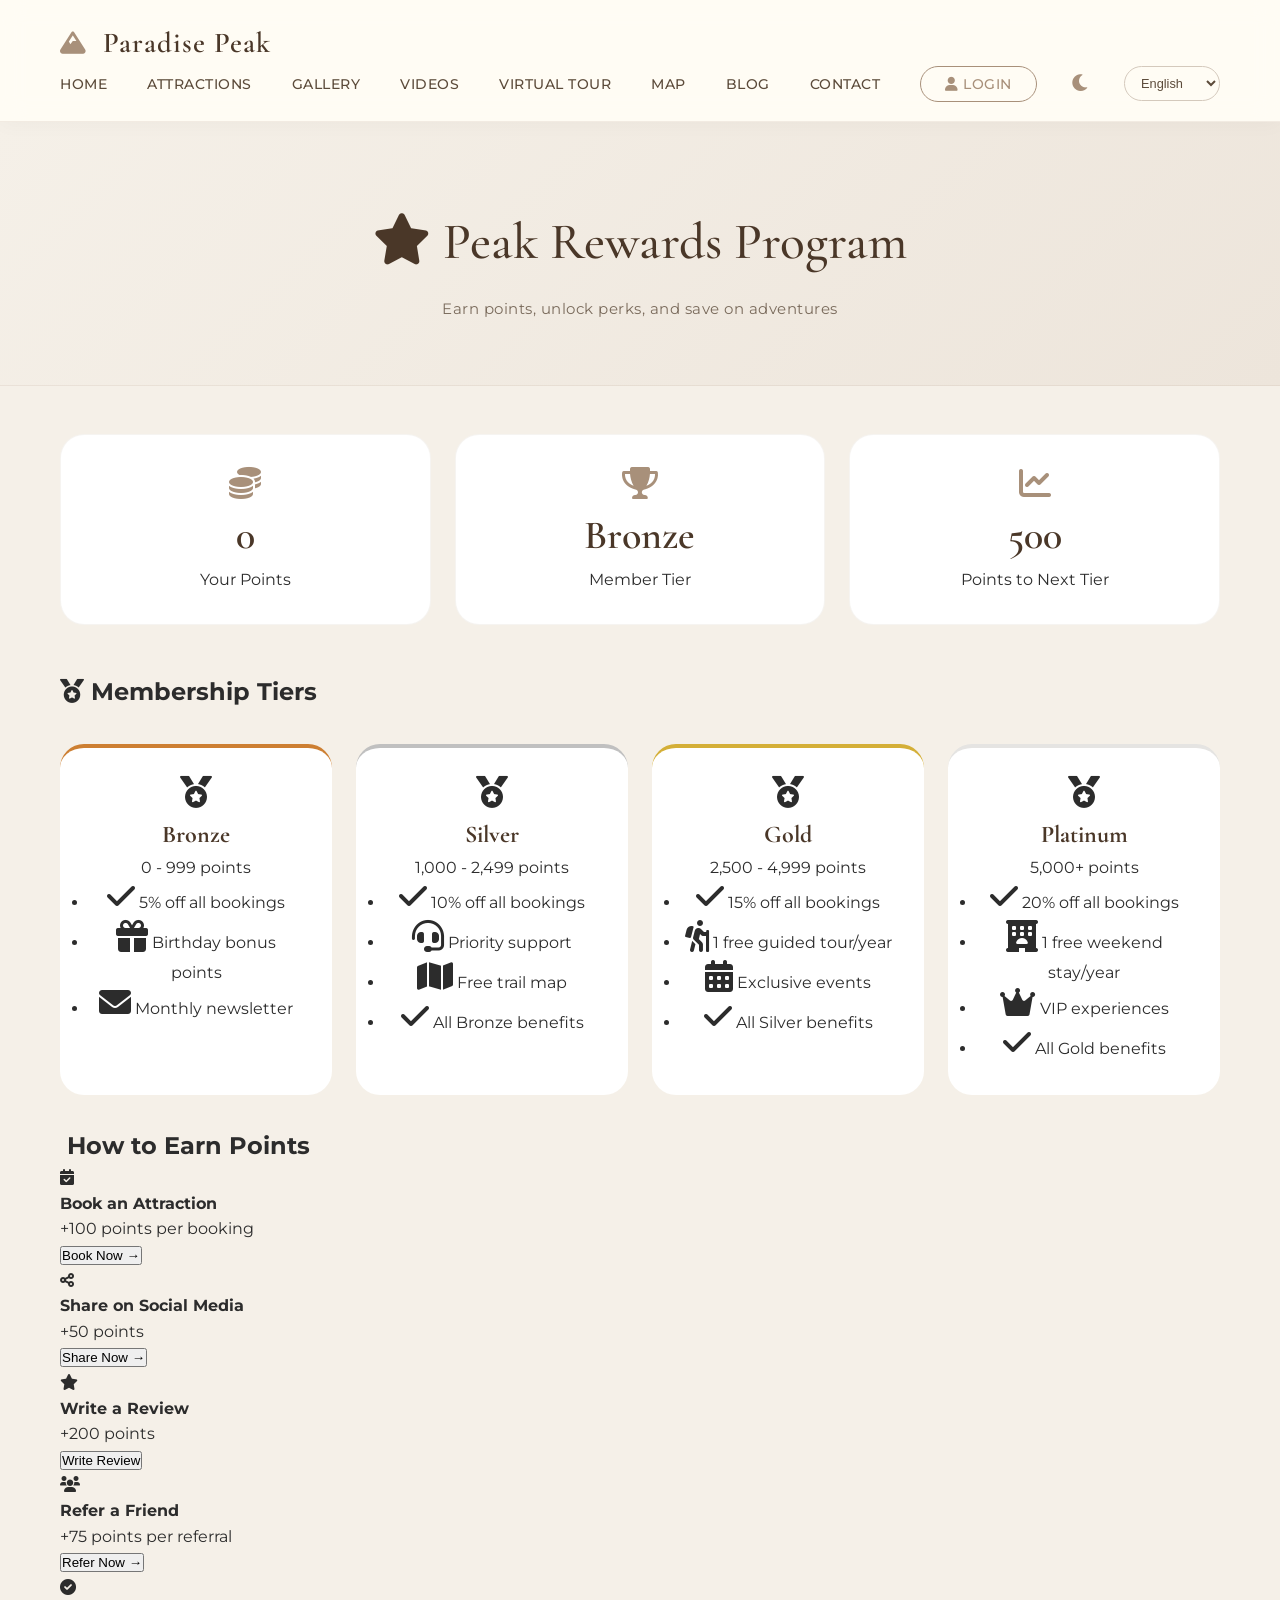
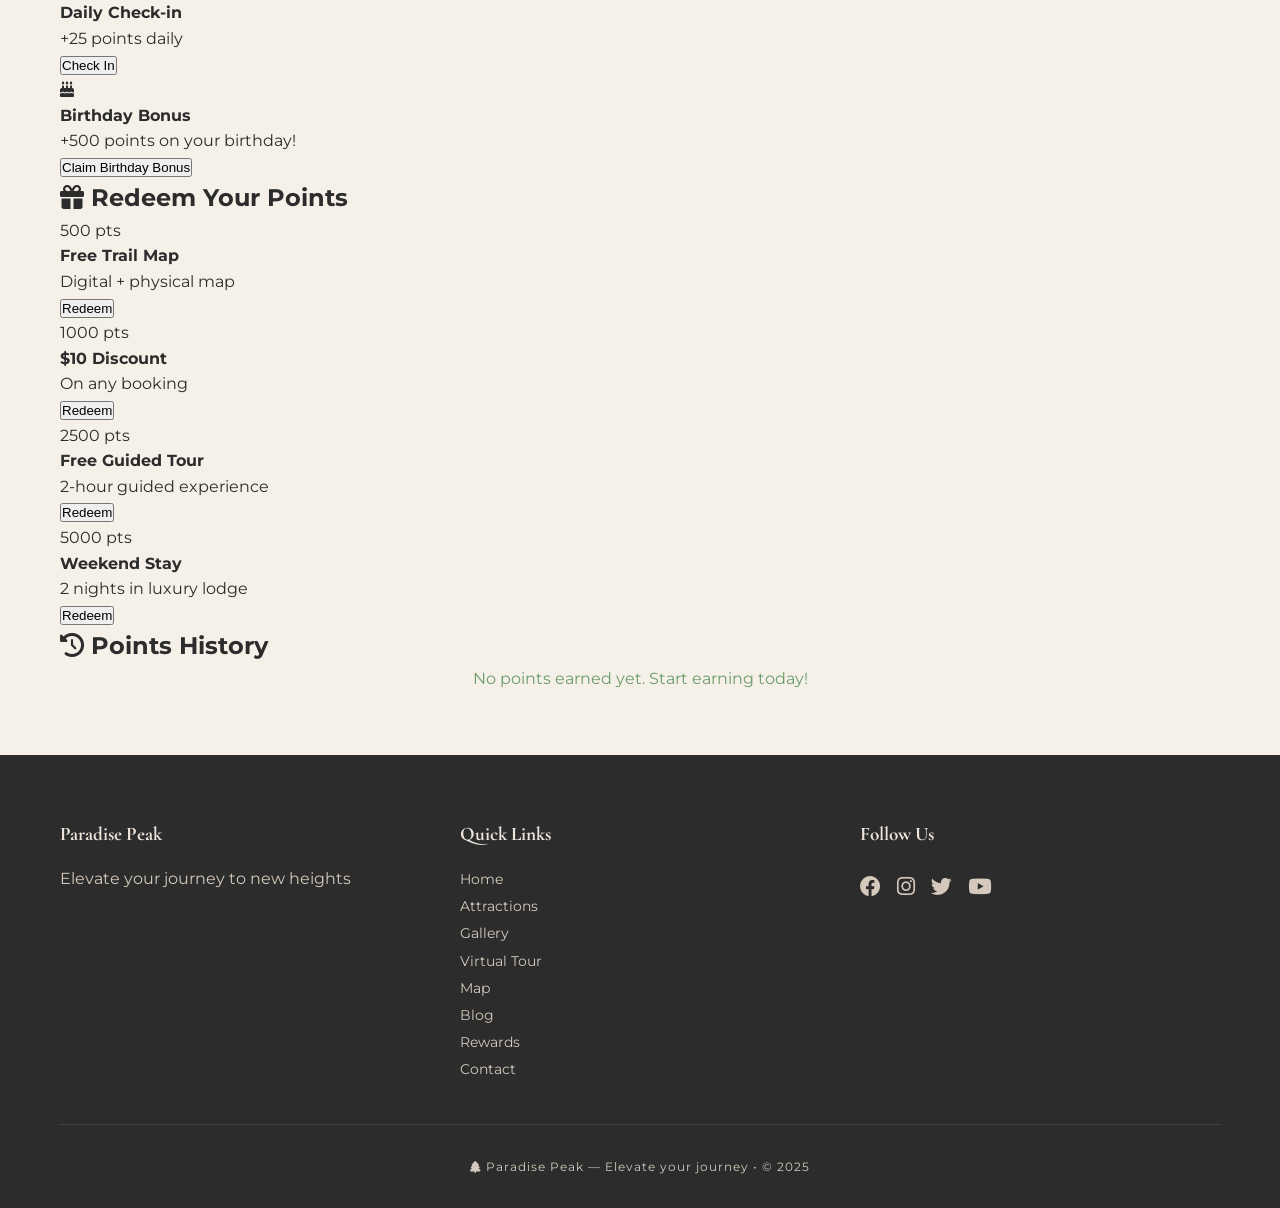
<file: rewards.html>
<!DOCTYPE html>
<html lang="en">
<head>
    <meta charset="UTF-8">
    <meta name="viewport" content="width=device-width, initial-scale=1.0">
    <title>Paradise Peak | Rewards Program</title>
    <link rel="stylesheet" href="style.css">
    <link href="https://fonts.googleapis.com/css2?family=Inter:opsz,wght@14..32,300;400;600;700;800&display=swap" rel="stylesheet">
    <link rel="stylesheet" href="https://cdnjs.cloudflare.com/ajax/libs/font-awesome/6.0.0-beta3/css/all.min.css">
</head>
<body>

<header>
    <div class="container">
        <nav>
            <div class="logo"><i class="fas fa-mountain"></i> Paradise Peak</div>
            <ul class="nav-links">
                <li><a href="index.html">Home</a></li>
                <li><a href="attractions.html">Attractions</a></li>
                <li><a href="gallery.html">Gallery</a></li>
                 <li><a href="video-gallery.html">Videos</a></li>
                <li><a href="virtual-tour.html">Virtual Tour</a></li>
                <li><a href="interactive-map.html">Map</a></li>
                <li><a href="blog.html">Blog</a></li>
                <li><a href="contact.html">Contact</a></li>
                <li><a href="login.html" class="login-btn"><i class="fas fa-user"></i> Login</a></li>
            </ul>
            <button id="darkModeToggle" class="dark-mode-toggle"><i class="fas fa-moon"></i></button>
            <select id="languageSelect" class="language-selector">
                <option value="en">English</option>
                <option value="es">Español</option>
                <option value="fr">Français</option>
            </select>
            <div class="menu-toggle" id="mobileMenu"><i class="fas fa-bars"></i></div>
        </nav>
    </div>
</header>

<main>
    <div class="page-header">
        <div class="container">
            <h1><i class="fas fa-star"></i> Peak Rewards Program</h1>
            <p>Earn points, unlock perks, and save on adventures</p>
        </div>
    </div>

    <div class="container">
        <!-- User Rewards Summary - Shows actual user data -->
        <div class="rewards-summary" id="rewardsSummary">
            <div class="rewards-card">
                <i class="fas fa-coins"></i>
                <div class="rewards-points" id="userPoints">0</div>
                <p>Your Points</p>
            </div>
            <div class="rewards-card">
                <i class="fas fa-trophy"></i>
                <div class="rewards-tier" id="userTier">Bronze</div>
                <p>Member Tier</p>
            </div>
            <div class="rewards-card">
                <i class="fas fa-chart-line"></i>
                <div class="rewards-next" id="pointsToNext">500</div>
                <p>Points to Next Tier</p>
            </div>
        </div>

        <!-- Membership Tiers -->
        <div class="tiers-section">
            <h2><i class="fas fa-medal"></i> Membership Tiers</h2>
            <div class="tiers-grid">
                <div class="tier-card bronze" id="bronzeTier">
                    <i class="fas fa-medal"></i>
                    <h3>Bronze</h3>
                    <p class="tier-points">0 - 999 points</p>
                    <ul>
                        <li><i class="fas fa-check"></i> 5% off all bookings</li>
                        <li><i class="fas fa-gift"></i> Birthday bonus points</li>
                        <li><i class="fas fa-envelope"></i> Monthly newsletter</li>
                    </ul>
                </div>
                <div class="tier-card silver" id="silverTier">
                    <i class="fas fa-medal"></i>
                    <h3>Silver</h3>
                    <p class="tier-points">1,000 - 2,499 points</p>
                    <ul>
                        <li><i class="fas fa-check"></i> 10% off all bookings</li>
                        <li><i class="fas fa-headset"></i> Priority support</li>
                        <li><i class="fas fa-map"></i> Free trail map</li>
                        <li><i class="fas fa-check"></i> All Bronze benefits</li>
                    </ul>
                </div>
                <div class="tier-card gold" id="goldTier">
                    <i class="fas fa-medal"></i>
                    <h3>Gold</h3>
                    <p class="tier-points">2,500 - 4,999 points</p>
                    <ul>
                        <li><i class="fas fa-check"></i> 15% off all bookings</li>
                        <li><i class="fas fa-hiking"></i> 1 free guided tour/year</li>
                        <li><i class="fas fa-calendar-alt"></i> Exclusive events</li>
                        <li><i class="fas fa-check"></i> All Silver benefits</li>
                    </ul>
                </div>
                <div class="tier-card platinum" id="platinumTier">
                    <i class="fas fa-medal"></i>
                    <h3>Platinum</h3>
                    <p class="tier-points">5,000+ points</p>
                    <ul>
                        <li><i class="fas fa-check"></i> 20% off all bookings</li>
                        <li><i class="fas fa-hotel"></i> 1 free weekend stay/year</li>
                        <li><i class="fas fa-crown"></i> VIP experiences</li>
                        <li><i class="fas fa-check"></i> All Gold benefits</li>
                    </ul>
                </div>
            </div>
        </div>

        <!-- How to Earn Points -->
        <div class="earn-points-section">
            <h2><i class="fas fa-chart-simple"></i> How to Earn Points</h2>
            <div class="earn-grid">
                <div class="earn-card" data-points="100">
                    <i class="fas fa-calendar-check"></i>
                    <h4>Book an Attraction</h4>
                    <p>+100 points per booking</p>
                    <button class="earn-btn" onclick="earnPoints(100, 'booking')">Book Now →</button>
                </div>
                <div class="earn-card" data-points="50">
                    <i class="fas fa-share-alt"></i>
                    <h4>Share on Social Media</h4>
                    <p>+50 points</p>
                    <button class="earn-btn" onclick="earnPoints(50, 'social')">Share Now →</button>
                </div>
                <div class="earn-card" data-points="200">
                    <i class="fas fa-star"></i>
                    <h4>Write a Review</h4>
                    <p>+200 points</p>
                    <button class="earn-btn" onclick="earnPoints(200, 'review')">Write Review</button>
                </div>
                <div class="earn-card" data-points="75">
                    <i class="fas fa-users"></i>
                    <h4>Refer a Friend</h4>
                    <p>+75 points per referral</p>
                    <button class="earn-btn" onclick="earnPoints(75, 'referral')">Refer Now →</button>
                </div>
                <div class="earn-card" data-points="25">
                    <i class="fas fa-check-circle"></i>
                    <h4>Daily Check-in</h4>
                    <p>+25 points daily</p>
                    <button class="earn-btn" onclick="earnPoints(25, 'checkin')">Check In</button>
                </div>
                <div class="earn-card" data-points="500">
                    <i class="fas fa-birthday-cake"></i>
                    <h4>Birthday Bonus</h4>
                    <p>+500 points on your birthday!</p>
                    <button class="earn-btn" onclick="earnPoints(500, 'birthday')">Claim Birthday Bonus</button>
                </div>
            </div>
        </div>

        <!-- Point Redemption -->
        <div class="redeem-section">
            <h2><i class="fas fa-gift"></i> Redeem Your Points</h2>
            <div class="redeem-grid">
                <div class="redeem-card">
                    <div class="redeem-points">500 pts</div>
                    <h4>Free Trail Map</h4>
                    <p>Digital + physical map</p>
                    <button class="redeem-btn" onclick="redeemPoints(500, 'Trail Map')">Redeem</button>
                </div>
                <div class="redeem-card">
                    <div class="redeem-points">1000 pts</div>
                    <h4>$10 Discount</h4>
                    <p>On any booking</p>
                    <button class="redeem-btn" onclick="redeemPoints(1000, '$10 Discount')">Redeem</button>
                </div>
                <div class="redeem-card">
                    <div class="redeem-points">2500 pts</div>
                    <h4>Free Guided Tour</h4>
                    <p>2-hour guided experience</p>
                    <button class="redeem-btn" onclick="redeemPoints(2500, 'Free Guided Tour')">Redeem</button>
                </div>
                <div class="redeem-card">
                    <div class="redeem-points">5000 pts</div>
                    <h4>Weekend Stay</h4>
                    <p>2 nights in luxury lodge</p>
                    <button class="redeem-btn" onclick="redeemPoints(5000, 'Weekend Stay')">Redeem</button>
                </div>
            </div>
        </div>

        <!-- Points History -->
        <div class="history-section">
            <h2><i class="fas fa-history"></i> Points History</h2>
            <div class="history-list" id="pointsHistory">
                <p style="text-align: center; color: #6a9c6a;">No points earned yet. Start earning today!</p>
            </div>
        </div>
    </div>
</main>

<footer>
    <div class="container">
        <div class="footer-content">
            <div class="footer-col"><h4>Paradise Peak</h4><p>Elevate your journey to new heights</p></div>
            <div class="footer-col"><h4>Quick Links</h4><ul><li><a href="index.html">Home</a></li><li><a href="attractions.html">Attractions</a></li><li><a href="gallery.html">Gallery</a></li><li><a href="virtual-tour.html">Virtual Tour</a></li><li><a href="interactive-map.html">Map</a></li><li><a href="blog.html">Blog</a></li><li><a href="rewards.html">Rewards</a></li><li><a href="contact.html">Contact</a></li></ul></div>
            <div class="footer-col"><h4>Follow Us</h4><div class="social-icons"><a href="#"><i class="fab fa-facebook"></i></a><a href="#"><i class="fab fa-instagram"></i></a><a href="#"><i class="fab fa-twitter"></i></a><a href="#"><i class="fab fa-youtube"></i></a></div></div>
        </div>
        <div class="footer-bottom"><p><i class="fas fa-tree"></i> Paradise Peak — Elevate your journey • © 2025</p></div>
    </div>
</footer>

<script src="script.js"></script>
</body>
</html>
</file>
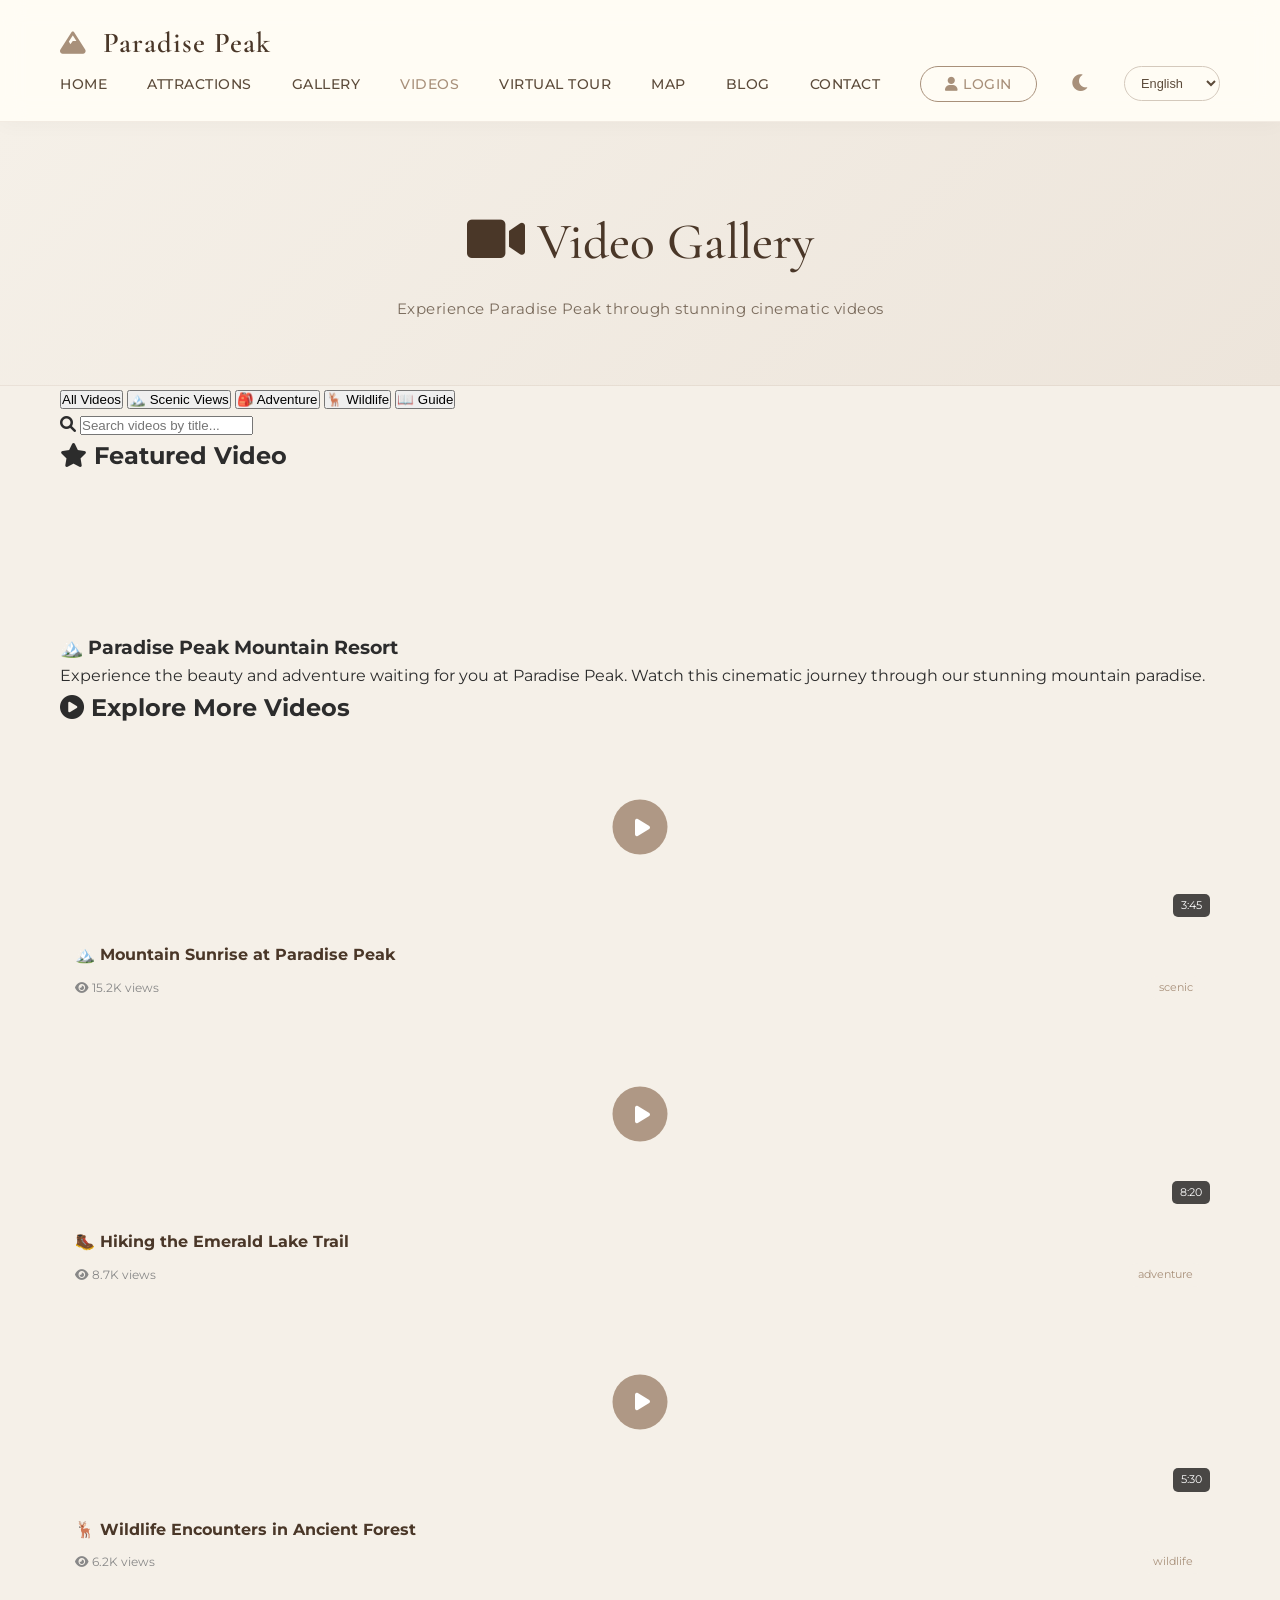
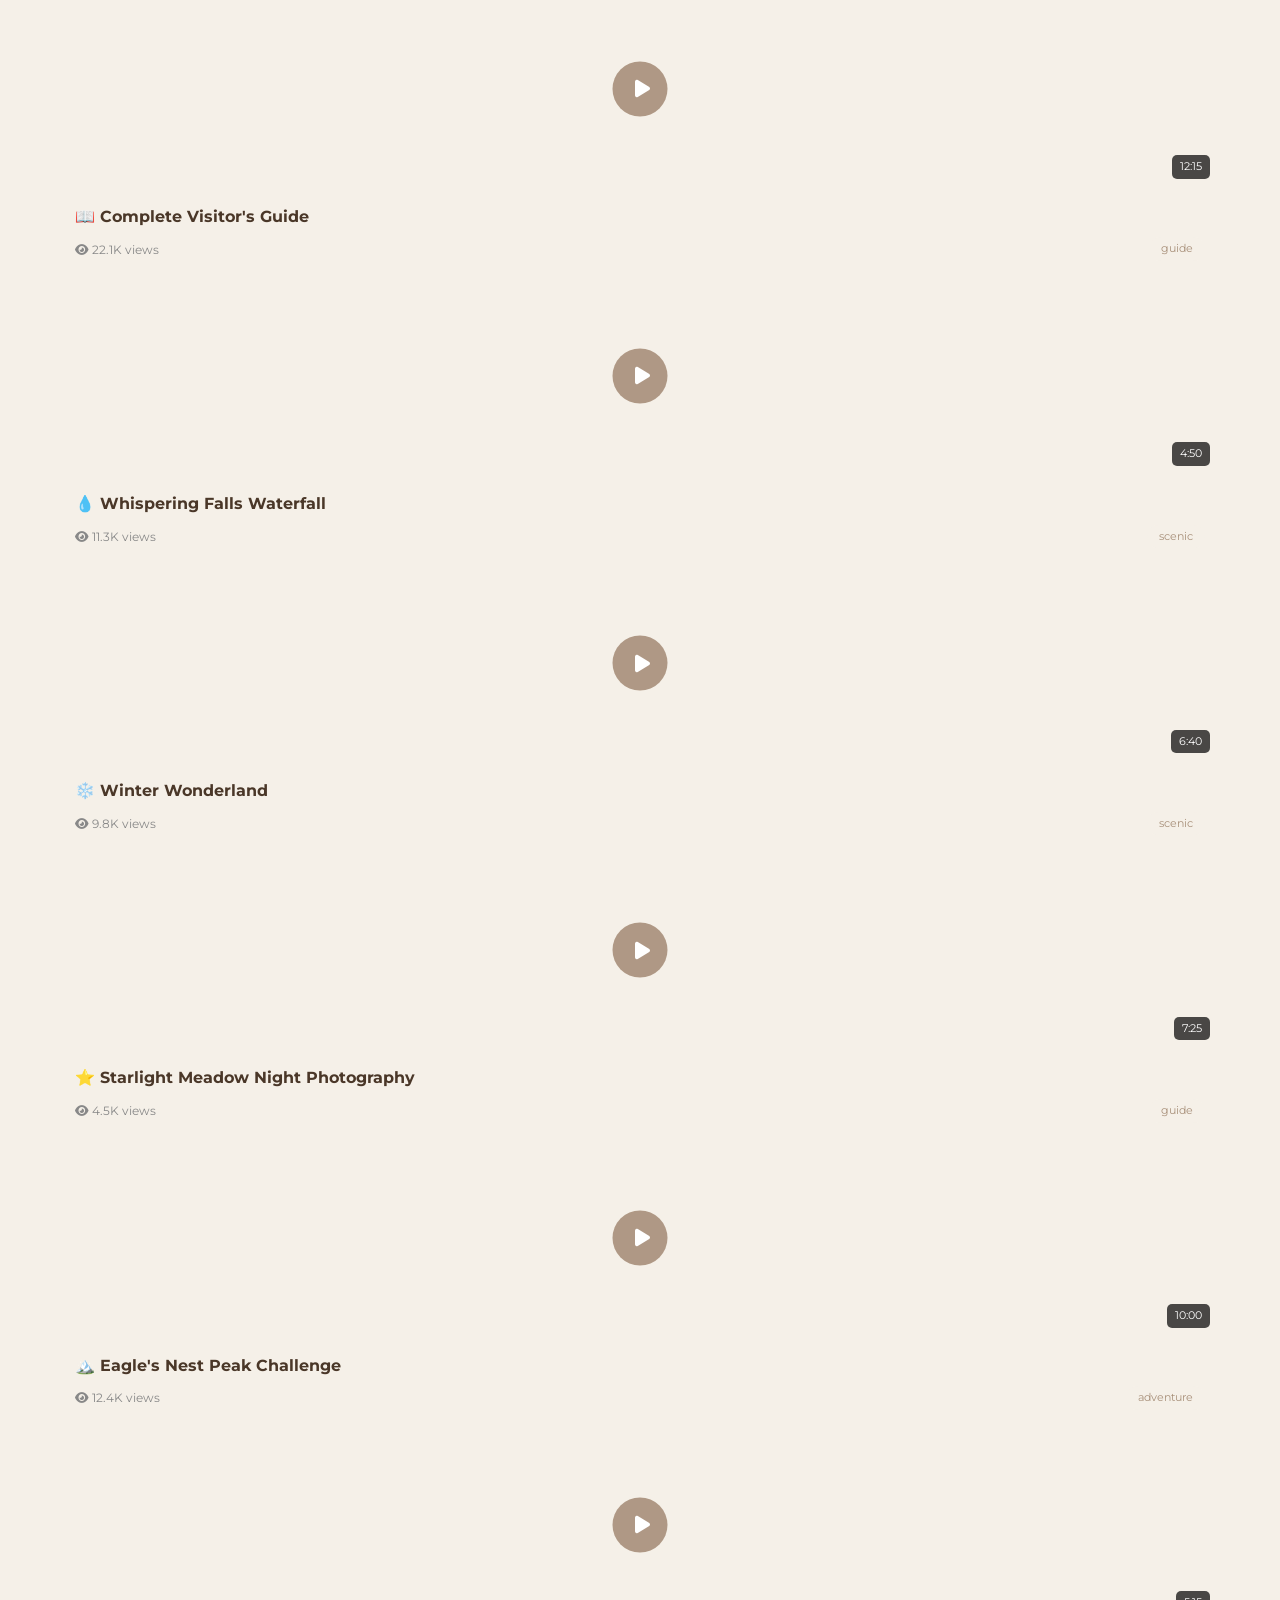
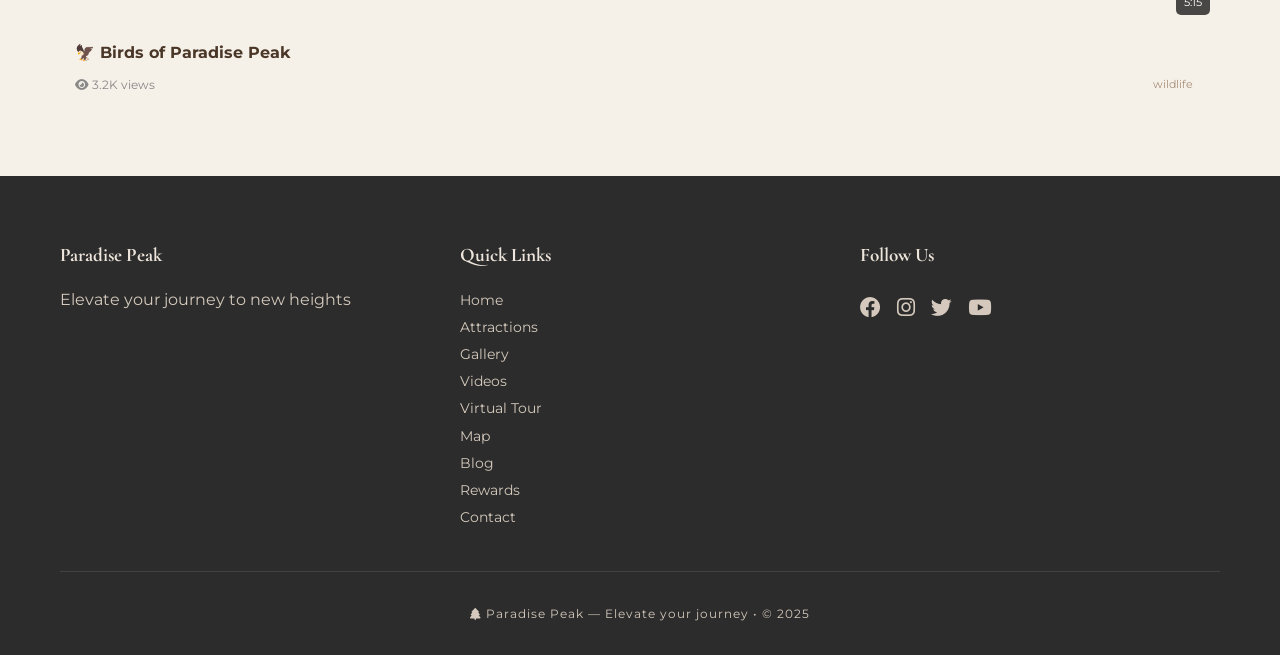
<file: video-gallery.html>
<!DOCTYPE html>
<html lang="en">
<head>
    <meta charset="UTF-8">
    <meta name="viewport" content="width=device-width, initial-scale=1.0">
    <title>Paradise Peak | Video Gallery</title>
    <link rel="stylesheet" href="style.css">
    <link href="https://fonts.googleapis.com/css2?family=Cormorant+Garamond:wght@400;500;600;700&family=Montserrat:wght@300;400;500;600;700&display=swap" rel="stylesheet">
    <link rel="stylesheet" href="https://cdnjs.cloudflare.com/ajax/libs/font-awesome/6.0.0-beta3/css/all.min.css">
</head>
<body>

<header>
    <div class="container">
        <nav>
            <div class="logo"><i class="fas fa-mountain"></i> Paradise Peak</div>
            <ul class="nav-links">
                <li><a href="index.html">Home</a></li>
                <li><a href="attractions.html">Attractions</a></li>
                <li><a href="gallery.html">Gallery</a></li>
                <li><a href="video-gallery.html" class="active">Videos</a></li>
                <li><a href="virtual-tour.html">Virtual Tour</a></li>
                <li><a href="interactive-map.html">Map</a></li>
                <li><a href="blog.html">Blog</a></li>
                <li><a href="contact.html">Contact</a></li>
                <li><a href="login.html" class="login-btn"><i class="fas fa-user"></i> Login</a></li>
            </ul>
            <button id="darkModeToggle" class="dark-mode-toggle"><i class="fas fa-moon"></i></button>
            <select id="languageSelect" class="language-selector">
                <option value="en">English</option>
                <option value="es">Español</option>
                <option value="fr">Français</option>
                <option value="si">සිංහල</option>
            </select>
            <div class="menu-toggle" id="mobileMenu"><i class="fas fa-bars"></i></div>
        </nav>
    </div>
</header>

<main>
    <div class="page-header">
        <div class="container">
            <h1><i class="fas fa-video"></i> Video Gallery</h1>
            <p>Experience Paradise Peak through stunning cinematic videos</p>
        </div>
    </div>

    <div class="container">
        <!-- Video Categories -->
        <div class="video-filter">
            <button class="video-filter-btn active" data-category="all">All Videos</button>
            <button class="video-filter-btn" data-category="scenic">🏔️ Scenic Views</button>
            <button class="video-filter-btn" data-category="adventure">🎒 Adventure</button>
            <button class="video-filter-btn" data-category="wildlife">🦌 Wildlife</button>
            <button class="video-filter-btn" data-category="guide">📖 Guide</button>
        </div>

        <!-- Search Bar -->
        <div class="video-search">
            <i class="fas fa-search"></i>
            <input type="text" id="videoSearch" placeholder="Search videos by title...">
        </div>

        <!-- Featured Video Section -->
        <div class="featured-video">
            <h2><i class="fas fa-star"></i> Featured Video</h2>
            <div class="featured-video-container">
                <iframe id="featuredVideo" src="https://www.youtube.com/embed/6v2L2UGZJAM?autoplay=0&rel=0" 
                        title="Featured Paradise Peak Video" 
                        frameborder="0" 
                        allow="accelerometer; autoplay; clipboard-write; encrypted-media; gyroscope; picture-in-picture" 
                        allowfullscreen>
                </iframe>
            </div>
            <div class="featured-info">
                <h3 id="featuredTitle">🏔️ Paradise Peak Mountain Resort</h3>
                <p id="featuredDesc">Experience the beauty and adventure waiting for you at Paradise Peak. Watch this cinematic journey through our stunning mountain paradise.</p>
            </div>
        </div>

        <!-- Video Grid -->
        <div class="videos-section">
            <h2><i class="fas fa-play-circle"></i> Explore More Videos</h2>
            <div class="video-grid" id="videoGrid"></div>
        </div>
    </div>
</main>

<footer>
    <div class="container">
        <div class="footer-content">
            <div class="footer-col">
                <h4>Paradise Peak</h4>
                <p>Elevate your journey to new heights</p>
            </div>
            <div class="footer-col">
                <h4>Quick Links</h4>
                <ul>
                    <li><a href="index.html">Home</a></li>
                    <li><a href="attractions.html">Attractions</a></li>
                    <li><a href="gallery.html">Gallery</a></li>
                    <li><a href="video-gallery.html">Videos</a></li>
                    <li><a href="virtual-tour.html">Virtual Tour</a></li>
                    <li><a href="interactive-map.html">Map</a></li>
                    <li><a href="blog.html">Blog</a></li>
                    <li><a href="rewards.html">Rewards</a></li>
                    <li><a href="contact.html">Contact</a></li>
                </ul>
            </div>
            <div class="footer-col">
                <h4>Follow Us</h4>
                <div class="social-icons">
                    <a href="#"><i class="fab fa-facebook"></i></a>
                    <a href="#"><i class="fab fa-instagram"></i></a>
                    <a href="#"><i class="fab fa-twitter"></i></a>
                    <a href="#"><i class="fab fa-youtube"></i></a>
                </div>
            </div>
        </div>
        <div class="footer-bottom">
            <p><i class="fas fa-tree"></i> Paradise Peak — Elevate your journey • © 2025</p>
        </div>
    </div>
</footer>

<script src="script.js"></script>
</body>
</html>
</file>
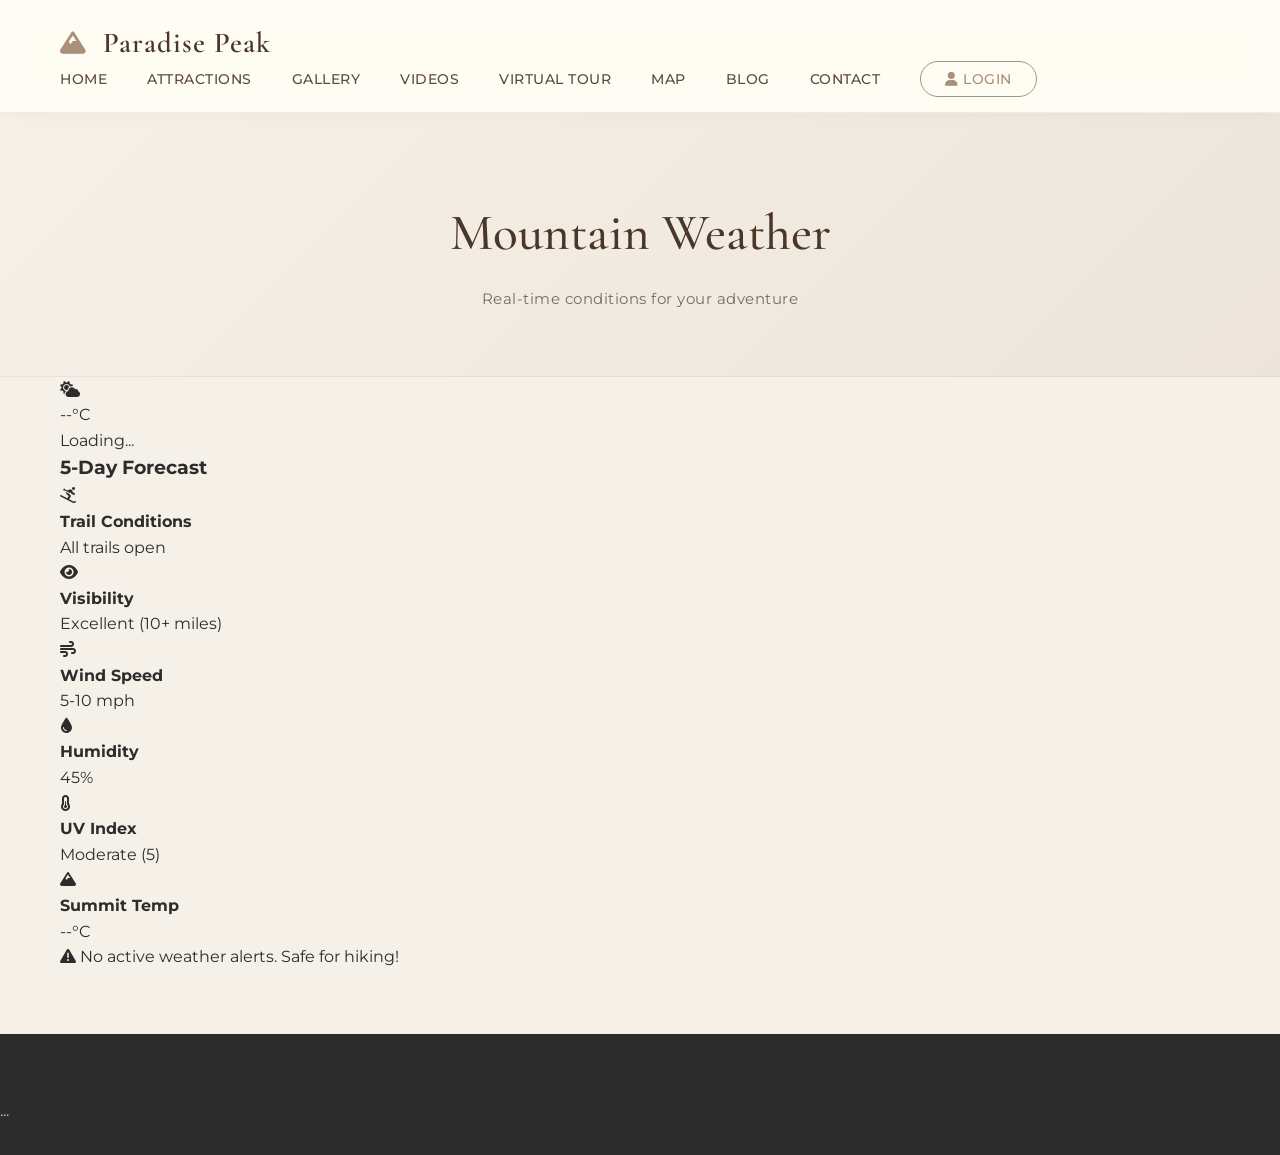
<file: weather.html>
<!DOCTYPE html>
<html lang="en">
<head>
    <meta charset="UTF-8">
    <meta name="viewport" content="width=device-width, initial-scale=1.0">
    <title>Paradise Peak | Weather & Conditions</title>
    <link rel="stylesheet" href="style.css">
    <link href="https://fonts.googleapis.com/css2?family=Inter:opsz,wght@14..32,300;400;600;700;800&display=swap" rel="stylesheet">
    <link rel="stylesheet" href="https://cdnjs.cloudflare.com/ajax/libs/font-awesome/6.0.0-beta3/css/all.min.css">
</head>
<body>

<header>
    <div class="container">
        <nav>
            <div class="logo"><i class="fas fa-mountain"></i> Paradise Peak</div>
            <ul class="nav-links">
                <li><a href="index.html">Home</a></li>
                <li><a href="attractions.html">Attractions</a></li>
                <li><a href="gallery.html">Gallery</a></li>
                 <li><a href="video-gallery.html">Videos</a></li>
                <li><a href="virtual-tour.html">Virtual Tour</a></li>
                <li><a href="interactive-map.html">Map</a></li>
                <li><a href="blog.html">Blog</a></li>
                <li><a href="contact.html">Contact</a></li>
                <li><a href="login.html" class="login-btn"><i class="fas fa-user"></i> Login</a></li>
            </ul>
            <div class="menu-toggle" id="mobileMenu"><i class="fas fa-bars"></i></div>
        </nav>
    </div>
</header>

<main>
    <div class="page-header"><div class="container"><h1>Mountain Weather</h1><p>Real-time conditions for your adventure</p></div></div>

    <div class="container">
        <div class="weather-main">
            <div class="current-weather" id="currentWeather">
                <div class="weather-icon"><i class="fas fa-cloud-sun"></i></div>
                <div class="weather-temp" id="weatherTemp">--°C</div>
                <div class="weather-condition" id="weatherCondition">Loading...</div>
                <div class="weather-details" id="weatherDetails"></div>
            </div>
            
            <div class="weather-forecast">
                <h3>5-Day Forecast</h3>
                <div class="forecast-grid" id="forecastGrid"></div>
            </div>
        </div>

        <div class="conditions-grid">
            <div class="condition-card"><i class="fas fa-skiing"></i><h4>Trail Conditions</h4><p id="trailCondition">All trails open</p></div>
            <div class="condition-card"><i class="fas fa-eye"></i><h4>Visibility</h4><p id="visibility">Excellent (10+ miles)</p></div>
            <div class="condition-card"><i class="fas fa-wind"></i><h4>Wind Speed</h4><p id="windSpeed">5-10 mph</p></div>
            <div class="condition-card"><i class="fas fa-tint"></i><h4>Humidity</h4><p id="humidity">45%</p></div>
            <div class="condition-card"><i class="fas fa-thermometer-half"></i><h4>UV Index</h4><p id="uvIndex">Moderate (5)</p></div>
            <div class="condition-card"><i class="fas fa-mountain"></i><h4>Summit Temp</h4><p id="summitTemp">--°C</p></div>
        </div>

        <div class="weather-alert" id="weatherAlert">
            <i class="fas fa-exclamation-triangle"></i>
            <span>No active weather alerts. Safe for hiking!</span>
        </div>
    </div>
</main>

<footer>...</footer>
<script src="script.js"></script>
</body>
</html>
</file>
<file: style.css>
/* ========== PARADISE PEAK - LUXURIOUS CALM THEME ========== */
/* Elegant Neutrals | Soft Earth Tones | Refined Spacing */

@import url('https://fonts.googleapis.com/css2?family=Cormorant+Garamond:wght@400;500;600;700&family=Montserrat:wght@300;400;500;600;700&display=swap');

* {
    margin: 0;
    padding: 0;
    box-sizing: border-box;
}

body {
    font-family: 'Montserrat', sans-serif;
    background: #F5F0E8;
    color: #2C2C2C;
    scroll-behavior: smooth;
    line-height: 1.6;
}

/* Custom Scrollbar */
::-webkit-scrollbar {
    width: 6px;
}
::-webkit-scrollbar-track {
    background: #E8E0D5;
}
::-webkit-scrollbar-thumb {
    background: #A8907A;
    border-radius: 10px;
}

/* Container */
.container {
    max-width: 1400px;
    margin: 0 auto;
    padding: 0 60px;
}

/* Header - Refined Elegance */
header {
    background: rgba(255, 252, 245, 0.96);
    backdrop-filter: blur(12px);
    box-shadow: 0 2px 20px rgba(0,0,0,0.03);
    position: sticky;
    top: 0;
    z-index: 100;
    border-bottom: 1px solid rgba(168, 144, 122, 0.15);
}

nav {
    display: flex;
    justify-content: space-between;
    align-items: center;
    padding: 20px 0;
    flex-wrap: wrap;
}

.logo {
    font-family: 'Cormorant Garamond', serif;
    font-size: 1.8rem;
    font-weight: 600;
    letter-spacing: 1px;
    color: #4A3728;
}

.logo i {
    color: #A8907A;
    margin-right: 8px;
    font-size: 1.6rem;
}

.nav-links {
    display: flex;
    gap: 2.5rem;
    list-style: none;
}

.nav-links a {
    text-decoration: none;
    font-weight: 500;
    font-size: 0.9rem;
    letter-spacing: 0.5px;
    color: #5C4B3A;
    transition: 0.3s;
    text-transform: uppercase;
}

.nav-links a:hover,
.nav-links a.active {
    color: #A8907A;
}

.login-btn, .logout-btn {
    background: transparent;
    border: 1.5px solid #A8907A;
    color: #A8907A !important;
    padding: 8px 24px;
    border-radius: 40px;
    transition: 0.3s;
}

.login-btn:hover, .logout-btn:hover {
    background: #A8907A;
    color: white !important;
}

.dark-mode-toggle {
    background: none;
    border: none;
    font-size: 1.2rem;
    cursor: pointer;
    margin-left: 1rem;
    color: #A8907A;
}

.language-selector {
    margin-left: 1rem;
    padding: 8px 12px;
    border-radius: 30px;
    border: 1px solid #D4C9BC;
    background: transparent;
    color: #5C4B3A;
    font-size: 0.8rem;
    cursor: pointer;
}

.menu-toggle {
    display: none;
    font-size: 1.5rem;
    cursor: pointer;
    color: #4A3728;
}

/* Hero Section - Luxurious */
.hero {
    background: linear-gradient(rgba(0,0,0,0.2), rgba(0,0,0,0.15)), url('https://images.pexels.com/photos/1261728/pexels-photo-1261728.jpeg?auto=compress&cs=tinysrgb&w=1600') center/cover no-repeat;
    min-height: 90vh;
    display: flex;
    align-items: center;
    justify-content: center;
    text-align: center;
    position: relative;
}

.hero-content {
    color: white;
    padding: 2rem;
    max-width: 800px;
}

.hero-content h1 {
    font-family: 'Cormorant Garamond', serif;
    font-size: 4.5rem;
    font-weight: 600;
    letter-spacing: 2px;
    margin-bottom: 1.5rem;
    text-shadow: 0 2px 20px rgba(0,0,0,0.3);
}

.hero-content p {
    font-size: 1.1rem;
    font-weight: 300;
    max-width: 550px;
    margin: 0 auto 2rem;
    line-height: 1.8;
    letter-spacing: 0.5px;
}

.cta-button {
    background: rgba(168, 144, 122, 0.9);
    backdrop-filter: blur(4px);
    border: 1px solid rgba(255,255,255,0.3);
    padding: 14px 42px;
    font-size: 0.9rem;
    font-weight: 500;
    letter-spacing: 2px;
    text-transform: uppercase;
    color: white;
    border-radius: 50px;
    cursor: pointer;
    transition: all 0.3s ease;
    text-decoration: none;
    display: inline-block;
}

.cta-button:hover {
    background: #A8907A;
    transform: translateY(-3px);
    letter-spacing: 3px;
}

.cta-button.small {
    padding: 10px 28px;
    font-size: 0.8rem;
}

/* Section Titles - Elegant */
.section-title {
    font-family: 'Cormorant Garamond', serif;
    text-align: center;
    font-size: 3rem;
    font-weight: 500;
    margin: 4rem 0 1rem;
    color: #4A3728;
    letter-spacing: 1px;
}

.sub {
    text-align: center;
    color: #9B8B7A;
    font-size: 0.9rem;
    letter-spacing: 1px;
    text-transform: uppercase;
    margin-bottom: 3rem;
}

/* Cards - Refined & Elegant */
.features-grid,
.attractions-grid,
.gallery-grid {
    display: grid;
    grid-template-columns: repeat(auto-fit, minmax(320px, 1fr));
    gap: 2rem;
    margin-bottom: 4rem;
}

.feature-card,
.attraction-card,
.dashboard-section,
.stat-card,
.analytics-card,
.dashboard-stat-card {
    background: white;
    border-radius: 20px;
    padding: 2rem;
    text-align: center;
    box-shadow: 0 15px 35px rgba(0,0,0,0.03);
    transition: all 0.4s ease;
    border: 1px solid rgba(168, 144, 122, 0.1);
}

.feature-card:hover,
.attraction-card:hover {
    transform: translateY(-8px);
    box-shadow: 0 25px 45px rgba(0,0,0,0.08);
    border-color: rgba(168, 144, 122, 0.3);
}

.feature-card i {
    font-size: 2.5rem;
    color: #A8907A;
    margin-bottom: 1.2rem;
}

.feature-card h3 {
    font-family: 'Cormorant Garamond', serif;
    font-size: 1.5rem;
    font-weight: 500;
    color: #4A3728;
    margin-bottom: 0.8rem;
}

.feature-card p {
    color: #7A6B5C;
    font-size: 0.9rem;
    line-height: 1.6;
}

.attraction-card {
    padding: 0;
    text-align: left;
    overflow: hidden;
}

.attraction-img {
    height: 240px;
    background-size: cover;
    background-position: center;
    transition: transform 0.5s ease;
}

.attraction-card:hover .attraction-img {
    transform: scale(1.05);
}

.attraction-content {
    padding: 1.8rem;
}

.attraction-content h3 {
    font-family: 'Cormorant Garamond', serif;
    font-size: 1.4rem;
    font-weight: 500;
    color: #4A3728;
    margin-bottom: 0.5rem;
}

.attraction-content p {
    color: #7A6B5C;
    font-size: 0.85rem;
    line-height: 1.6;
    margin-bottom: 1rem;
}

.attraction-badge {
    display: inline-block;
    background: #F5F0E8;
    padding: 5px 14px;
    border-radius: 30px;
    font-size: 0.7rem;
    font-weight: 500;
    letter-spacing: 0.5px;
    color: #A8907A;
}

/* Testimonial */
.testimonial {
    background: white;
    border-radius: 30px;
    padding: 3rem;
    margin: 4rem 0;
    text-align: center;
    box-shadow: 0 15px 35px rgba(0,0,0,0.03);
    border: 1px solid rgba(168, 144, 122, 0.1);
}

.quote {
    font-family: 'Cormorant Garamond', serif;
    font-size: 1.8rem;
    font-style: italic;
    font-weight: 400;
    color: #4A3728;
    line-height: 1.4;
}

.rating {
    margin-top: 1.5rem;
    color: #D4AF37;
    letter-spacing: 4px;
}

/* Stats */
.stats-section {
    display: grid;
    grid-template-columns: repeat(auto-fit, minmax(200px, 1fr));
    gap: 2rem;
    margin: 4rem 0;
}

.stat-card {
    padding: 2rem;
    text-align: center;
}

.stat-number {
    font-family: 'Cormorant Garamond', serif;
    font-size: 2.8rem;
    font-weight: 600;
    color: #A8907A;
}

.stat-label {
    color: #9B8B7A;
    font-size: 0.8rem;
    letter-spacing: 1px;
    text-transform: uppercase;
    margin-top: 0.5rem;
}

/* Page Header */
.page-header {
    background: linear-gradient(135deg, #F5F0E8 0%, #EDE5DB 100%);
    padding: 5rem 0 4rem;
    text-align: center;
    border-bottom: 1px solid rgba(168, 144, 122, 0.15);
}

.page-header h1 {
    font-family: 'Cormorant Garamond', serif;
    font-size: 3.2rem;
    font-weight: 500;
    color: #4A3728;
    margin-bottom: 0.8rem;
}

.page-header p {
    color: #7A6B5C;
    font-size: 0.95rem;
    letter-spacing: 0.5px;
}

/* Filter Bar - Minimal */
.filter-bar,
.gallery-filter {
    display: flex;
    justify-content: center;
    gap: 1rem;
    flex-wrap: wrap;
    margin-bottom: 3rem;
}

.filter-btn,
.gallery-filter-btn {
    background: transparent;
    border: none;
    padding: 8px 24px;
    border-radius: 40px;
    cursor: pointer;
    font-weight: 500;
    font-size: 0.8rem;
    letter-spacing: 1px;
    text-transform: uppercase;
    color: #7A6B5C;
    transition: 0.3s;
}

.filter-btn.active,
.gallery-filter-btn.active {
    background: #A8907A;
    color: white;
}

.filter-btn:hover,
.gallery-filter-btn:hover {
    color: #A8907A;
}

/* Gallery */
.gallery-item {
    position: relative;
    border-radius: 20px;
    overflow: hidden;
    cursor: pointer;
    aspect-ratio: 1;
}

.gallery-item img {
    width: 100%;
    height: 100%;
    object-fit: cover;
    transition: transform 0.5s ease;
}

.gallery-item:hover img {
    transform: scale(1.08);
}

.gallery-overlay {
    position: absolute;
    bottom: 0;
    left: 0;
    right: 0;
    background: linear-gradient(transparent, rgba(0,0,0,0.7));
    padding: 1.5rem;
    color: white;
    transform: translateY(100%);
    transition: 0.4s ease;
}

.gallery-item:hover .gallery-overlay {
    transform: translateY(0);
}

.gallery-overlay h4 {
    font-family: 'Cormorant Garamond', serif;
    font-size: 1.2rem;
    font-weight: 500;
}

/* Lightbox */
.lightbox {
    display: none;
    position: fixed;
    z-index: 1000;
    top: 0;
    left: 0;
    width: 100%;
    height: 100%;
    background: rgba(0,0,0,0.95);
    justify-content: center;
    align-items: center;
}

.lightbox-content {
    max-width: 85%;
    max-height: 85%;
    border-radius: 12px;
}

.lightbox-caption {
    color: #D4C9BC;
    text-align: center;
    margin-top: 1rem;
    font-size: 0.9rem;
    letter-spacing: 1px;
}

.close-lightbox {
    position: absolute;
    top: 25px;
    right: 40px;
    color: white;
    font-size: 2.5rem;
    cursor: pointer;
    transition: 0.3s;
}

.close-lightbox:hover {
    color: #A8907A;
}

.lightbox-nav {
    position: absolute;
    bottom: 30px;
    left: 0;
    right: 0;
    display: flex;
    justify-content: center;
    gap: 1rem;
}

.lightbox-prev, .lightbox-next {
    background: rgba(255,255,255,0.1);
    backdrop-filter: blur(8px);
    color: white;
    border: 1px solid rgba(255,255,255,0.2);
    width: 50px;
    height: 50px;
    border-radius: 50%;
    cursor: pointer;
    font-size: 1.3rem;
    transition: 0.3s;
}

.lightbox-prev:hover, .lightbox-next:hover {
    background: #A8907A;
    border-color: #A8907A;
}

/* Booking CTA */
.booking-cta {
    background: linear-gradient(135deg, #EDE5DB, #E0D5C8);
    border-radius: 30px;
    padding: 3rem;
    text-align: center;
    margin: 4rem 0;
}

.booking-cta h3 {
    font-family: 'Cormorant Garamond', serif;
    font-size: 1.8rem;
    font-weight: 500;
    color: #4A3728;
    margin-bottom: 0.8rem;
}

.booking-cta p {
    color: #7A6B5C;
    margin-bottom: 1.5rem;
}

/* Weather Widget */
.weather-widget {
    background: white;
    border-radius: 20px;
    padding: 1.5rem;
    margin: 2rem 0;
    box-shadow: 0 5px 20px rgba(0,0,0,0.03);
    border: 1px solid rgba(168, 144, 122, 0.1);
}

.weather-header {
    font-size: 0.8rem;
    font-weight: 500;
    letter-spacing: 2px;
    text-transform: uppercase;
    color: #A8907A;
    margin-bottom: 0.8rem;
}

/* Promo Banner */
.promo-banner {
    background: linear-gradient(135deg, #EDE5DB, #E0D5C8);
    border-radius: 30px;
    padding: 2rem;
    display: flex;
    justify-content: space-between;
    align-items: center;
    flex-wrap: wrap;
    gap: 1.5rem;
    margin: 3rem 0;
}

.promo-text h3 {
    font-family: 'Cormorant Garamond', serif;
    font-size: 1.5rem;
    color: #4A3728;
    margin-bottom: 0.3rem;
}

.promo-countdown {
    display: flex;
    gap: 1rem;
}

.countdown-item {
    text-align: center;
    background: white;
    padding: 0.8rem 1.2rem;
    border-radius: 16px;
    min-width: 65px;
}

.countdown-item span {
    font-size: 1.5rem;
    font-weight: 600;
    color: #A8907A;
    display: block;
}

.countdown-item small {
    font-size: 0.7rem;
    color: #9B8B7A;
    text-transform: uppercase;
}

.promo-btn {
    background: #A8907A;
    color: white;
    padding: 0.8rem 2rem;
    border-radius: 40px;
    text-decoration: none;
    font-size: 0.8rem;
    letter-spacing: 1px;
    transition: 0.3s;
}

.promo-btn:hover {
    background: #8A7A6A;
}

/* Dashboard */
.dashboard-stats {
    display: grid;
    grid-template-columns: repeat(auto-fit, minmax(220px, 1fr));
    gap: 1.5rem;
    margin: 2rem 0;
}

.dashboard-stat-card {
    padding: 1.8rem;
}

.dashboard-stat-card i {
    font-size: 2rem;
    color: #A8907A;
    margin-bottom: 0.8rem;
}

.dashboard-stat-number {
    font-family: 'Cormorant Garamond', serif;
    font-size: 2.2rem;
    font-weight: 600;
    color: #4A3728;
}

.bookings-list {
    display: flex;
    flex-direction: column;
    gap: 1rem;
}

.booking-item {
    display: flex;
    justify-content: space-between;
    align-items: center;
    padding: 1.2rem;
    background: #FAF7F2;
    border-radius: 16px;
    border-left: 3px solid #A8907A;
}

.booking-status {
    padding: 4px 14px;
    border-radius: 30px;
    font-size: 0.7rem;
    font-weight: 600;
    letter-spacing: 1px;
}

.status-confirmed {
    background: #E8F0E8;
    color: #6B8C6B;
}

/* Calendar */
.booking-calendar {
    display: grid;
    grid-template-columns: repeat(7, 1fr);
    gap: 0.6rem;
    margin: 1.5rem 0;
}

.calendar-day {
    padding: 0.8rem;
    text-align: center;
    border: 1px solid #E8E0D5;
    border-radius: 12px;
    cursor: pointer;
    background: white;
    color: #4A3728;
    font-size: 0.85rem;
    transition: 0.2s;
}

.calendar-day.available {
    background: #FAF7F2;
}

.calendar-day.available:hover {
    background: #A8907A;
    color: white;
    border-color: #A8907A;
}

.calendar-day.booked {
    background: #F0EBE5;
    color: #C4B8AB;
    text-decoration: line-through;
    cursor: not-allowed;
}

.calendar-day.selected {
    background: #A8907A;
    color: white;
    border-color: #A8907A;
}

/* Quick Booking */
.quick-booking {
    display: flex;
    gap: 1rem;
    flex-wrap: wrap;
    margin-top: 1.5rem;
}

.quick-booking select,
.quick-booking input {
    flex: 1;
    padding: 12px 18px;
    border: 1px solid #E8E0D5;
    border-radius: 40px;
    font-family: inherit;
    background: white;
    color: #4A3728;
    font-size: 0.85rem;
}

.booking-message {
    margin-top: 1rem;
    padding: 0.8rem;
    border-radius: 12px;
    text-align: center;
    font-size: 0.85rem;
}

/* Analytics */
.analytics-number {
    font-family: 'Cormorant Garamond', serif;
    font-size: 2.2rem;
    font-weight: 600;
    color: #A8907A;
}

/* Share Buttons */
.share-buttons {
    display: flex;
    gap: 1rem;
    margin-top: 1.5rem;
    flex-wrap: wrap;
}

.share-btn {
    padding: 0.6rem 1.5rem;
    border: none;
    border-radius: 40px;
    cursor: pointer;
    color: white;
    font-size: 0.8rem;
    transition: 0.3s;
}

.share-btn:hover {
    transform: translateY(-2px);
    opacity: 0.9;
}

.share-facebook { background: #4267B2; }
.share-twitter { background: #1DA1F2; }
.share-whatsapp { background: #25D366; }

/* Offers Banner */
.offers-banner {
    background: linear-gradient(135deg, #EDE5DB, #E0D5C8);
    border-radius: 30px;
    padding: 2rem;
    display: flex;
    align-items: center;
    gap: 1.8rem;
    margin: 3rem 0;
}

.offers-banner i {
    font-size: 3rem;
    color: #A8907A;
}

.offers-banner h3 {
    font-family: 'Cormorant Garamond', serif;
    font-size: 1.5rem;
    color: #4A3728;
    margin-bottom: 0.3rem;
}

/* Chatbot */
.chatbot-container {
    position: fixed;
    bottom: 25px;
    right: 25px;
    z-index: 1000;
}

.chatbot-toggle {
    background: #A8907A;
    color: white;
    width: 55px;
    height: 55px;
    border-radius: 50%;
    display: flex;
    align-items: center;
    justify-content: center;
    cursor: pointer;
    box-shadow: 0 5px 20px rgba(0,0,0,0.1);
    transition: 0.3s;
}

.chatbot-toggle:hover {
    transform: scale(1.05);
    background: #8A7A6A;
}

.chatbot-window {
    position: absolute;
    bottom: 75px;
    right: 0;
    width: 350px;
    height: 450px;
    background: white;
    border-radius: 24px;
    box-shadow: 0 20px 40px rgba(0,0,0,0.1);
    display: none;
    flex-direction: column;
    overflow: hidden;
}

.chatbot-window.open {
    display: flex;
}

.chatbot-header {
    background: #A8907A;
    color: white;
    padding: 1rem;
    font-weight: 500;
}

.chatbot-messages {
    flex: 1;
    padding: 1rem;
    overflow-y: auto;
}

.chatbot-input-area {
    display: flex;
    padding: 0.8rem;
    border-top: 1px solid #E8E0D5;
}

.chatbot-input {
    flex: 1;
    padding: 0.8rem;
    border: 1px solid #E8E0D5;
    border-radius: 30px;
    font-family: inherit;
}

.chatbot-send {
    background: #A8907A;
    color: white;
    border: none;
    border-radius: 30px;
    padding: 0.8rem 1.2rem;
    margin-left: 0.5rem;
    cursor: pointer;
}

.message {
    margin-bottom: 0.8rem;
    padding: 0.7rem;
    border-radius: 14px;
    font-size: 0.85rem;
}

.user-message {
    background: #F0EBE5;
    text-align: right;
    color: #4A3728;
}

.bot-message {
    background: #A8907A;
    text-align: left;
    color: white;
}

/* Live Chat */
.live-chat-container {
    position: fixed;
    bottom: 25px;
    left: 25px;
    z-index: 1000;
}

.live-chat-btn {
    background: #25D366;
    color: white;
    width: 50px;
    height: 50px;
    border-radius: 50%;
    display: flex;
    align-items: center;
    justify-content: center;
    cursor: pointer;
    box-shadow: 0 5px 15px rgba(0,0,0,0.1);
}

/* Contact Page */
.contact-wrapper {
    display: grid;
    grid-template-columns: 1fr 1fr;
    gap: 3rem;
    margin: 4rem 0;
}

.contact-info {
    display: grid;
    grid-template-columns: repeat(auto-fit, minmax(200px, 1fr));
    gap: 1.5rem;
}

.info-card {
    background: white;
    padding: 1.8rem;
    border-radius: 20px;
    text-align: center;
    border: 1px solid rgba(168, 144, 122, 0.1);
}

.info-card i {
    font-size: 2rem;
    color: #A8907A;
    margin-bottom: 1rem;
}

.info-card h3 {
    font-family: 'Cormorant Garamond', serif;
    font-size: 1.2rem;
    color: #4A3728;
    margin-bottom: 0.5rem;
}

.contact-form-container {
    background: white;
    padding: 2rem;
    border-radius: 24px;
    border: 1px solid rgba(168, 144, 122, 0.1);
}

.contact-form h2 {
    font-family: 'Cormorant Garamond', serif;
    font-size: 1.8rem;
    color: #4A3728;
    margin-bottom: 1.5rem;
}

.form-group {
    margin-bottom: 1.2rem;
}

.form-group label {
    display: block;
    margin-bottom: 0.5rem;
    font-weight: 500;
    font-size: 0.8rem;
    letter-spacing: 1px;
    color: #7A6B5C;
}

.form-group input,
.form-group select,
.form-group textarea {
    width: 100%;
    padding: 12px 16px;
    border: 1px solid #E8E0D5;
    border-radius: 12px;
    font-family: inherit;
    background: #FAF7F2;
    transition: 0.3s;
}

.form-group input:focus,
.form-group select:focus,
.form-group textarea:focus {
    outline: none;
    border-color: #A8907A;
}

.submit-btn {
    background: #A8907A;
    color: white;
    border: none;
    padding: 14px 28px;
    border-radius: 40px;
    font-size: 0.8rem;
    letter-spacing: 1px;
    cursor: pointer;
    transition: 0.3s;
    width: 100%;
}

.submit-btn:hover {
    background: #8A7A6A;
}

/* Auth Pages */
.auth-wrapper {
    max-width: 500px;
    margin: 4rem auto;
}

.auth-box {
    background: white;
    border-radius: 30px;
    padding: 2.5rem;
    box-shadow: 0 20px 40px rgba(0,0,0,0.05);
}

.auth-header {
    text-align: center;
    margin-bottom: 2rem;
}

.auth-header i {
    font-size: 3rem;
    color: #A8907A;
}

.auth-header h2 {
    font-family: 'Cormorant Garamond', serif;
    font-size: 2rem;
    color: #4A3728;
    margin: 0.5rem 0;
}

.auth-btn {
    width: 100%;
    background: #A8907A;
    color: white;
    padding: 14px;
    border: none;
    border-radius: 40px;
    font-weight: 500;
    cursor: pointer;
    margin-top: 1rem;
    transition: 0.3s;
}

.auth-btn:hover {
    background: #8A7A6A;
}

.auth-switch {
    text-align: center;
    margin-top: 1.5rem;
    font-size: 0.85rem;
    color: #7A6B5C;
}

.auth-switch a {
    color: #A8907A;
    text-decoration: none;
}

.form-row {
    display: grid;
    grid-template-columns: 1fr 1fr;
    gap: 1rem;
}

/* Rewards */
.rewards-summary {
    display: grid;
    grid-template-columns: repeat(3, 1fr);
    gap: 1.5rem;
    margin: 3rem 0;
}

.rewards-card {
    background: white;
    border-radius: 24px;
    padding: 2rem;
    text-align: center;
    border: 1px solid rgba(168, 144, 122, 0.1);
}

.rewards-card i {
    font-size: 2rem;
    color: #A8907A;
}

.rewards-points, .rewards-tier, .rewards-next {
    font-family: 'Cormorant Garamond', serif;
    font-size: 2.5rem;
    font-weight: 600;
    color: #4A3728;
}

.tiers-grid {
    display: grid;
    grid-template-columns: repeat(auto-fit, minmax(250px, 1fr));
    gap: 1.5rem;
    margin: 2rem 0;
}

.tier-card {
    background: white;
    border-radius: 24px;
    padding: 1.8rem;
    text-align: center;
    border-top: 4px solid;
}

.tier-card.bronze { border-color: #CD7F32; }
.tier-card.silver { border-color: #C0C0C0; }
.tier-card.gold { border-color: #D4AF37; }
.tier-card.platinum { border-color: #E5E4E2; }

.tier-card i {
    font-size: 2rem;
    margin-bottom: 0.5rem;
}

.tier-card h3 {
    font-family: 'Cormorant Garamond', serif;
    font-size: 1.5rem;
    color: #4A3728;
}

/* Footer */
footer {
    background: #2C2C2C;
    color: #D4C9BC;
    padding: 4rem 0 2rem;
    margin-top: 4rem;
}

.footer-content {
    display: grid;
    grid-template-columns: repeat(auto-fit, minmax(250px, 1fr));
    gap: 2.5rem;
    margin-bottom: 2.5rem;
}

.footer-col h4 {
    font-family: 'Cormorant Garamond', serif;
    color: #EDE5DB;
    font-size: 1.2rem;
    margin-bottom: 1rem;
}

.footer-col ul {
    list-style: none;
}

.footer-col a {
    color: #D4C9BC;
    text-decoration: none;
    font-size: 0.85rem;
    transition: 0.3s;
    line-height: 2;
}

.footer-col a:hover {
    color: #A8907A;
}

.social-icons {
    display: flex;
    gap: 1rem;
}

.social-icons a {
    font-size: 1.3rem;
}

.footer-bottom {
    text-align: center;
    padding-top: 2rem;
    border-top: 1px solid rgba(255,255,255,0.1);
    font-size: 0.75rem;
    letter-spacing: 1px;
}

/* Virtual Tour */
.virtual-tour-container {
    display: grid;
    grid-template-columns: 2fr 1fr;
    gap: 2rem;
    margin: 3rem 0;
}

.virtual-scene {
    position: relative;
    background: #2C2C2C;
    border-radius: 24px;
    overflow: hidden;
}

.virtual-scene img {
    width: 100%;
    height: 450px;
    object-fit: cover;
}

.nav-controls {
    position: absolute;
    bottom: 20px;
    left: 0;
    right: 0;
    display: flex;
    justify-content: center;
    gap: 1rem;
}

.nav-btn {
    background: rgba(0,0,0,0.6);
    backdrop-filter: blur(8px);
    color: white;
    border: none;
    padding: 10px 24px;
    border-radius: 40px;
    cursor: pointer;
    font-size: 0.8rem;
    transition: 0.3s;
}

.nav-btn:hover {
    background: #A8907A;
}

.tour-info {
    background: white;
    border-radius: 24px;
    padding: 1.8rem;
    border: 1px solid rgba(168, 144, 122, 0.1);
}

.tour-info h3 {
    font-family: 'Cormorant Garamond', serif;
    font-size: 1.5rem;
    color: #4A3728;
    margin-bottom: 1rem;
}

.tour-controls {
    display: flex;
    gap: 1rem;
    margin-top: 1.5rem;
}

.tour-control-btn {
    background: #A8907A;
    color: white;
    border: none;
    padding: 10px 20px;
    border-radius: 40px;
    cursor: pointer;
    flex: 1;
    transition: 0.3s;
}

.tour-control-btn:hover {
    background: #8A7A6A;
}

/* Map */
.map-container-interactive {
    display: grid;
    grid-template-columns: 2fr 1fr;
    gap: 2rem;
    background: white;
    border-radius: 24px;
    padding: 1.5rem;
    margin: 2rem 0;
    border: 1px
    /* ========== VIDEO GALLERY STYLES - ADD TO BOTTOM ========== */

/* Video Filter */
.video-filter {
    display: flex;
    justify-content: center;
    gap: 1rem;
    flex-wrap: wrap;
    margin: 2rem 0 3rem;
}

.video-filter-btn {
    background: transparent;
    border: 1px solid rgba(168, 144, 122, 0.3);
    padding: 8px 24px;
    border-radius: 40px;
    cursor: pointer;
    font-weight: 500;
    font-size: 0.8rem;
    letter-spacing: 1px;
    text-transform: uppercase;
    color: #7A6B5C;
    transition: 0.3s;
}

.video-filter-btn.active {
    background: #A8907A;
    border-color: #A8907A;
    color: white;
}

.video-filter-btn:hover {
    background: #A8907A;
    color: white;
}

/* Featured Video */
.featured-video {
    background: white;
    border-radius: 30px;
    padding: 2rem;
    margin-bottom: 4rem;
    box-shadow: 0 15px 35px rgba(0,0,0,0.05);
    border: 1px solid rgba(168, 144, 122, 0.1);
}

.featured-video h2 {
    font-family: 'Cormorant Garamond', serif;
    font-size: 1.8rem;
    color: #4A3728;
    margin-bottom: 1.5rem;
}

.featured-video h2 i {
    color: #A8907A;
    margin-right: 0.5rem;
}

.featured-video-container {
    position: relative;
    padding-bottom: 56.25%;
    height: 0;
    overflow: hidden;
    border-radius: 20px;
    margin-bottom: 1.5rem;
}

.featured-video-container iframe {
    position: absolute;
    top: 0;
    left: 0;
    width: 100%;
    height: 100%;
    border: none;
}

.featured-info h3 {
    font-family: 'Cormorant Garamond', serif;
    font-size: 1.5rem;
    color: #4A3728;
    margin-bottom: 0.5rem;
}

.featured-info p {
    color: #7A6B5C;
    line-height: 1.6;
}

/* Video Grid */
.videos-section {
    margin: 3rem 0;
}

.videos-section h2 {
    font-family: 'Cormorant Garamond', serif;
    font-size: 1.8rem;
    color: #4A3728;
    margin-bottom: 2rem;
}

.videos-section h2 i {
    color: #A8907A;
    margin-right: 0.5rem;
}

.video-grid {
    display: grid;
    grid-template-columns: repeat(auto-fill, minmax(350px, 1fr));
    gap: 2rem;
}

.video-card {
    background: white;
    border-radius: 20px;
    overflow: hidden;
    transition: all 0.4s ease;
    cursor: pointer;
    border: 1px solid rgba(168, 144, 122, 0.1);
}

.video-card:hover {
    transform: translateY(-8px);
    box-shadow: 0 20px 35px rgba(0,0,0,0.1);
    border-color: rgba(168, 144, 122, 0.3);
}

.video-thumbnail {
    position: relative;
    padding-bottom: 56.25%;
    background-size: cover;
    background-position: center;
    background-color: #1a1a2e;
}

.video-play-btn {
    position: absolute;
    top: 50%;
    left: 50%;
    transform: translate(-50%, -50%);
    width: 60px;
    height: 60px;
    background: rgba(168, 144, 122, 0.9);
    border-radius: 50%;
    display: flex;
    align-items: center;
    justify-content: center;
    transition: 0.3s;
}

.video-card:hover .video-play-btn {
    transform: translate(-50%, -50%) scale(1.1);
    background: #A8907A;
}

.video-play-btn i {
    font-size: 1.8rem;
    color: white;
    margin-left: 5px;
}

.video-duration {
    position: absolute;
    bottom: 10px;
    right: 10px;
    background: rgba(0,0,0,0.7);
    color: white;
    padding: 3px 8px;
    border-radius: 8px;
    font-size: 0.7rem;
    font-weight: 500;
}

.video-info {
    padding: 1.2rem;
}

.video-info h3 {
    font-family: 'Cormorant Garamond', serif;
    font-size: 1.2rem;
    color: #4A3728;
    margin-bottom: 0.3rem;
}

.video-info p {
    color: #7A6B5C;
    font-size: 0.8rem;
    margin-bottom: 0.5rem;
    line-height: 1.4;
}

.video-meta {
    display: flex;
    gap: 1rem;
    font-size: 0.7rem;
    color: #9B8B7A;
}

.video-meta span i {
    margin-right: 0.3rem;
    color: #A8907A;
}

.video-category {
    display: inline-block;
    background: #F5F0E8;
    padding: 3px 10px;
    border-radius: 20px;
    font-size: 0.65rem;
    font-weight: 500;
    color: #A8907A;
    margin-top: 0.5rem;
}

/* Video Modal */
.video-modal {
    display: none;
    position: fixed;
    z-index: 2000;
    top: 0;
    left: 0;
    width: 100%;
    height: 100%;
    background: rgba(0,0,0,0.95);
    justify-content: center;
    align-items: center;
}

.video-modal-content {
    position: relative;
    width: 90%;
    max-width: 1200px;
    margin: auto;
}

.video-modal-content iframe {
    width: 100%;
    height: 500px;
    border: none;
    border-radius: 16px;
}

.close-modal {
    position: absolute;
    top: -40px;
    right: 0;
    color: white;
    font-size: 2rem;
    cursor: pointer;
    transition: 0.3s;
}

.close-modal:hover {
    color: #A8907A;
}

/* Responsive */
@media (max-width: 780px) {
    .video-grid {
        grid-template-columns: 1fr;
    }
    .video-modal-content iframe {
        height: 250px;
    }
    .video-play-btn {
        width: 45px;
        height: 45px;
    }
    .video-play-btn i {
        font-size: 1.2rem;
    }
}
/* ========== VIDEO GALLERY FIXED STYLES - ADD TO BOTTOM ========== */

/* Video Search */
.video-search {
    position: relative;
    max-width: 400px;
    margin: 0 auto 2rem;
}

.video-search i {
    position: absolute;
    left: 18px;
    top: 50%;
    transform: translateY(-50%);
    color: #A8907A;
}

.video-search input {
    width: 100%;
    padding: 14px 20px 14px 45px;
    border: 1px solid rgba(168, 144, 122, 0.3);
    border-radius: 50px;
    font-family: 'Montserrat', sans-serif;
    font-size: 0.9rem;
    background: white;
    transition: 0.3s;
}

.video-search input:focus {
    outline: none;
    border-color: #A8907A;
    box-shadow: 0 0 0 3px rgba(168, 144, 122, 0.1);
}

/* Video Filter */
.video-filter {
    display: flex;
    justify-content: center;
    gap: 1rem;
    flex-wrap: wrap;
    margin: 2rem 0 3rem;
}

.video-filter-btn {
    background: transparent;
    border: 1px solid rgba(168, 144, 122, 0.3);
    padding: 8px 24px;
    border-radius: 40px;
    cursor: pointer;
    font-weight: 500;
    font-size: 0.8rem;
    letter-spacing: 1px;
    text-transform: uppercase;
    color: #7A6B5C;
    transition: 0.3s;
}

.video-filter-btn.active {
    background: #A8907A;
    border-color: #A8907A;
    color: white;
}

.video-filter-btn:hover {
    background: #A8907A;
    color: white;
}

/* Featured Video */
.featured-video {
    background: white;
    border-radius: 30px;
    padding: 2rem;
    margin-bottom: 4rem;
    box-shadow: 0 15px 35px rgba(0,0,0,0.05);
    border: 1px solid rgba(168, 144, 122, 0.1);
}

.featured-video h2 {
    font-family: 'Cormorant Garamond', serif;
    font-size: 1.8rem;
    color: #4A3728;
    margin-bottom: 1.5rem;
}

.featured-video h2 i {
    color: #A8907A;
    margin-right: 0.5rem;
}

.featured-video-container {
    position: relative;
    padding-bottom: 56.25%;
    height: 0;
    overflow: hidden;
    border-radius: 20px;
    margin-bottom: 1.5rem;
    background: #1a1a2e;
}

.featured-video-container iframe {
    position: absolute;
    top: 0;
    left: 0;
    width: 100%;
    height: 100%;
    border: none;
}

.featured-info h3 {
    font-family: 'Cormorant Garamond', serif;
    font-size: 1.5rem;
    color: #4A3728;
    margin-bottom: 0.5rem;
}

.featured-info p {
    color: #7A6B5C;
    line-height: 1.6;
}

/* Video Grid */
.videos-section {
    margin: 3rem 0;
}

.videos-section h2 {
    font-family: 'Cormorant Garamond', serif;
    font-size: 1.8rem;
    color: #4A3728;
    margin-bottom: 2rem;
}

.videos-section h2 i {
    color: #A8907A;
    margin-right: 0.5rem;
}

.video-grid {
    display: grid;
    grid-template-columns: repeat(auto-fill, minmax(350px, 1fr));
    gap: 2rem;
}

.video-card {
    background: white;
    border-radius: 20px;
    overflow: hidden;
    transition: all 0.4s ease;
    cursor: pointer;
    border: 1px solid rgba(168, 144, 122, 0.1);
}

.video-card:hover {
    transform: translateY(-8px);
    box-shadow: 0 20px 35px rgba(0,0,0,0.1);
    border-color: rgba(168, 144, 122, 0.3);
}

.video-thumbnail {
    position: relative;
    padding-bottom: 56.25%;
    background-size: cover;
    background-position: center;
    background-color: #1a1a2e;
}

.video-play-btn {
    position: absolute;
    top: 50%;
    left: 50%;
    transform: translate(-50%, -50%);
    width: 60px;
    height: 60px;
    background: rgba(168, 144, 122, 0.9);
    border-radius: 50%;
    display: flex;
    align-items: center;
    justify-content: center;
    transition: 0.3s;
}

.video-card:hover .video-play-btn {
    transform: translate(-50%, -50%) scale(1.1);
    background: #A8907A;
}

.video-play-btn i {
    font-size: 1.8rem;
    color: white;
    margin-left: 5px;
}

.video-duration {
    position: absolute;
    bottom: 10px;
    right: 10px;
    background: rgba(0,0,0,0.7);
    color: white;
    padding: 3px 8px;
    border-radius: 8px;
    font-size: 0.7rem;
    font-weight: 500;
}

.video-info {
    padding: 1.2rem;
}

.video-info h3 {
    font-family: 'Cormorant Garamond', serif;
    font-size: 1.1rem;
    color: #4A3728;
    margin-bottom: 0.3rem;
}

.video-info p {
    color: #7A6B5C;
    font-size: 0.8rem;
    margin-bottom: 0.8rem;
    line-height: 1.4;
}

.video-meta {
    display: flex;
    justify-content: space-between;
    align-items: center;
    flex-wrap: wrap;
    gap: 0.5rem;
    font-size: 0.7rem;
    color: #9B8B7A;
}

.video-meta span i {
    margin-right: 0.3rem;
    color: #A8907A;
}

.video-category {
    display: inline-block;
    background: #F5F0E8;
    padding: 3px 10px;
    border-radius: 20px;
    font-size: 0.65rem;
    font-weight: 500;
    color: #A8907A;
}

/* Video Modal */
.video-modal {
    display: none;
    position: fixed;
    z-index: 2000;
    top: 0;
    left: 0;
    width: 100%;
    height: 100%;
    background: rgba(0,0,0,0.95);
    justify-content: center;
    align-items: center;
}

.video-modal-content {
    position: relative;
    width: 90%;
    max-width: 1200px;
    margin: auto;
}

.video-modal-content iframe {
    width: 100%;
    height: 500px;
    border: none;
    border-radius: 16px;
}

.close-modal {
    position: absolute;
    top: -40px;
    right: 0;
    color: white;
    font-size: 2rem;
    cursor: pointer;
    transition: 0.3s;
}

.close-modal:hover {
    color: #A8907A;
}

/* No Results */
.no-results {
    text-align: center;
    padding: 3rem;
    color: #7A6B5C;
    grid-column: 1 / -1;
}

.no-results i {
    font-size: 3rem;
    color: #A8907A;
    margin-bottom: 1rem;
}

/* Responsive */
@media (max-width: 780px) {
    .video-grid {
        grid-template-columns: 1fr;
    }
    .video-modal-content iframe {
        height: 250px;
    }
    .video-play-btn {
        width: 45px;
        height: 45px;
    }
    .video-play-btn i {
        font-size: 1.2rem;
    }
    .video-meta {
        flex-direction: column;
        align-items: flex-start;
    }
}
</file>
